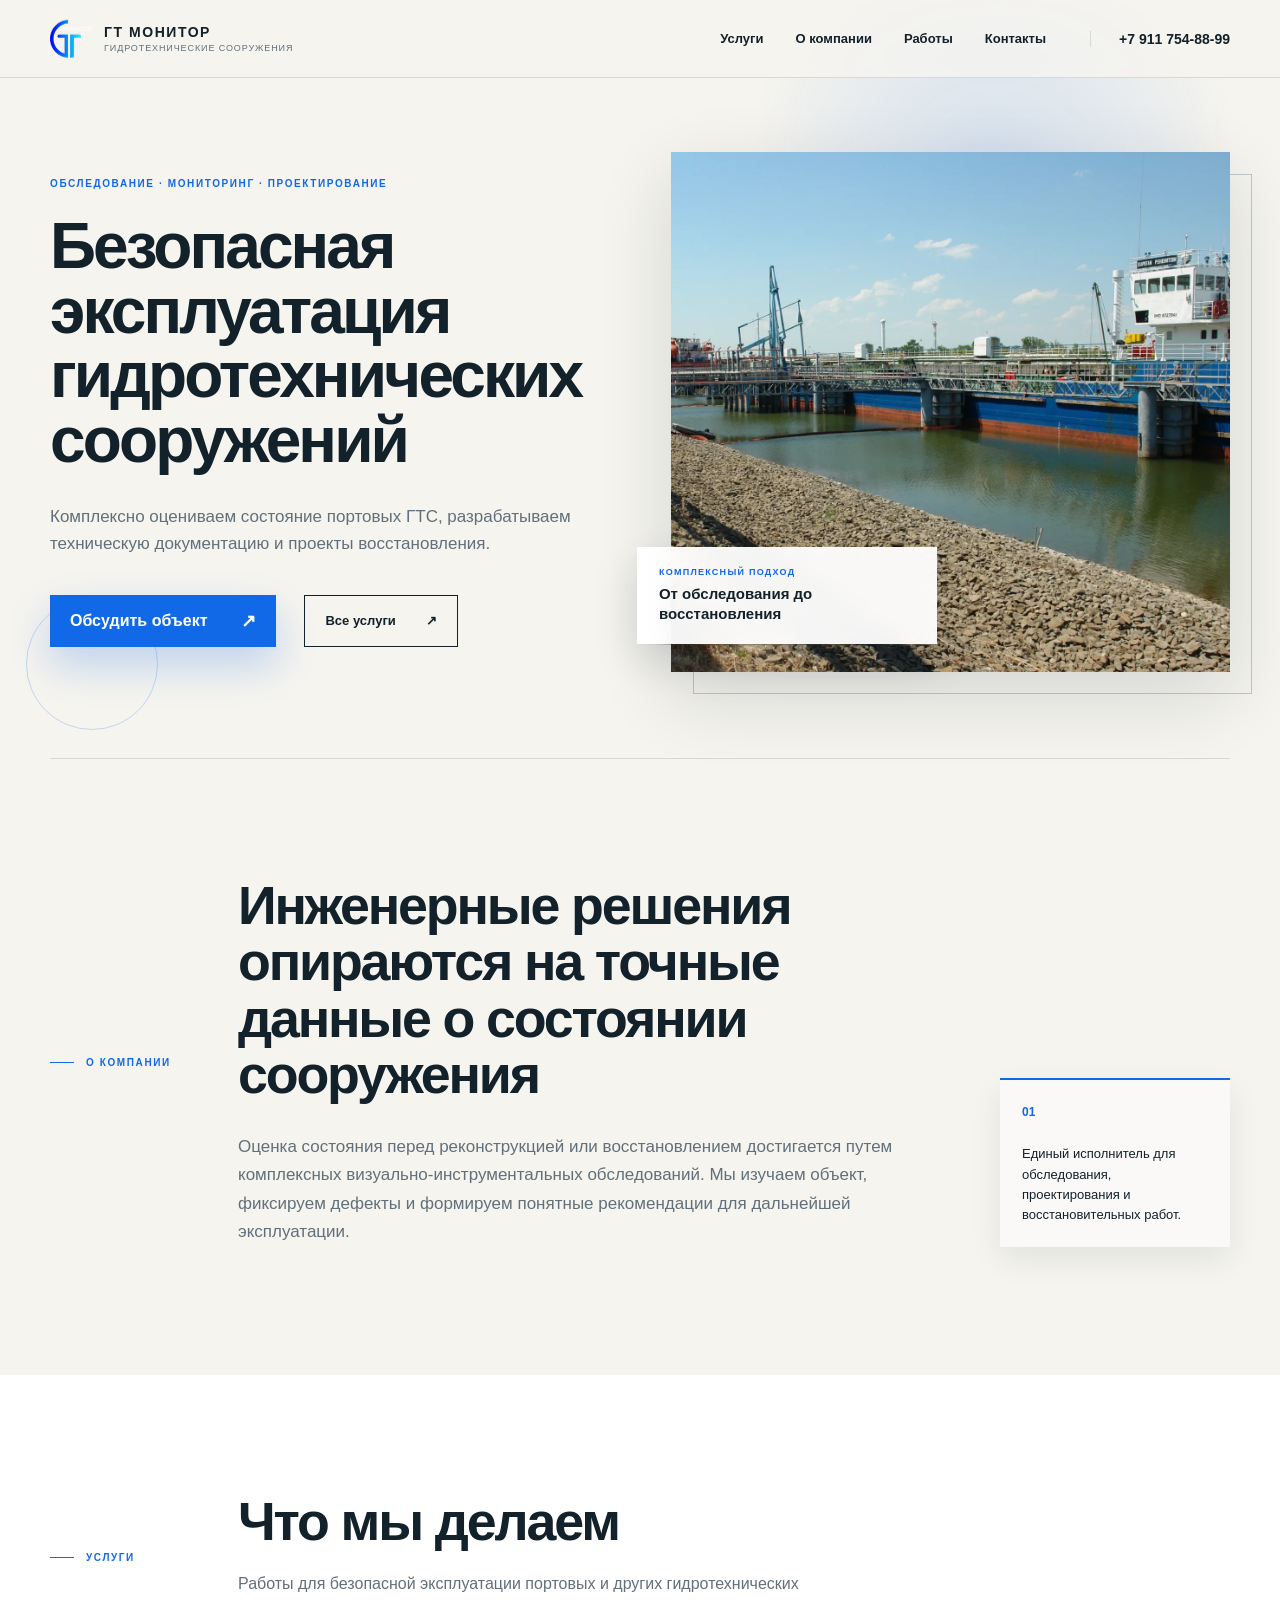
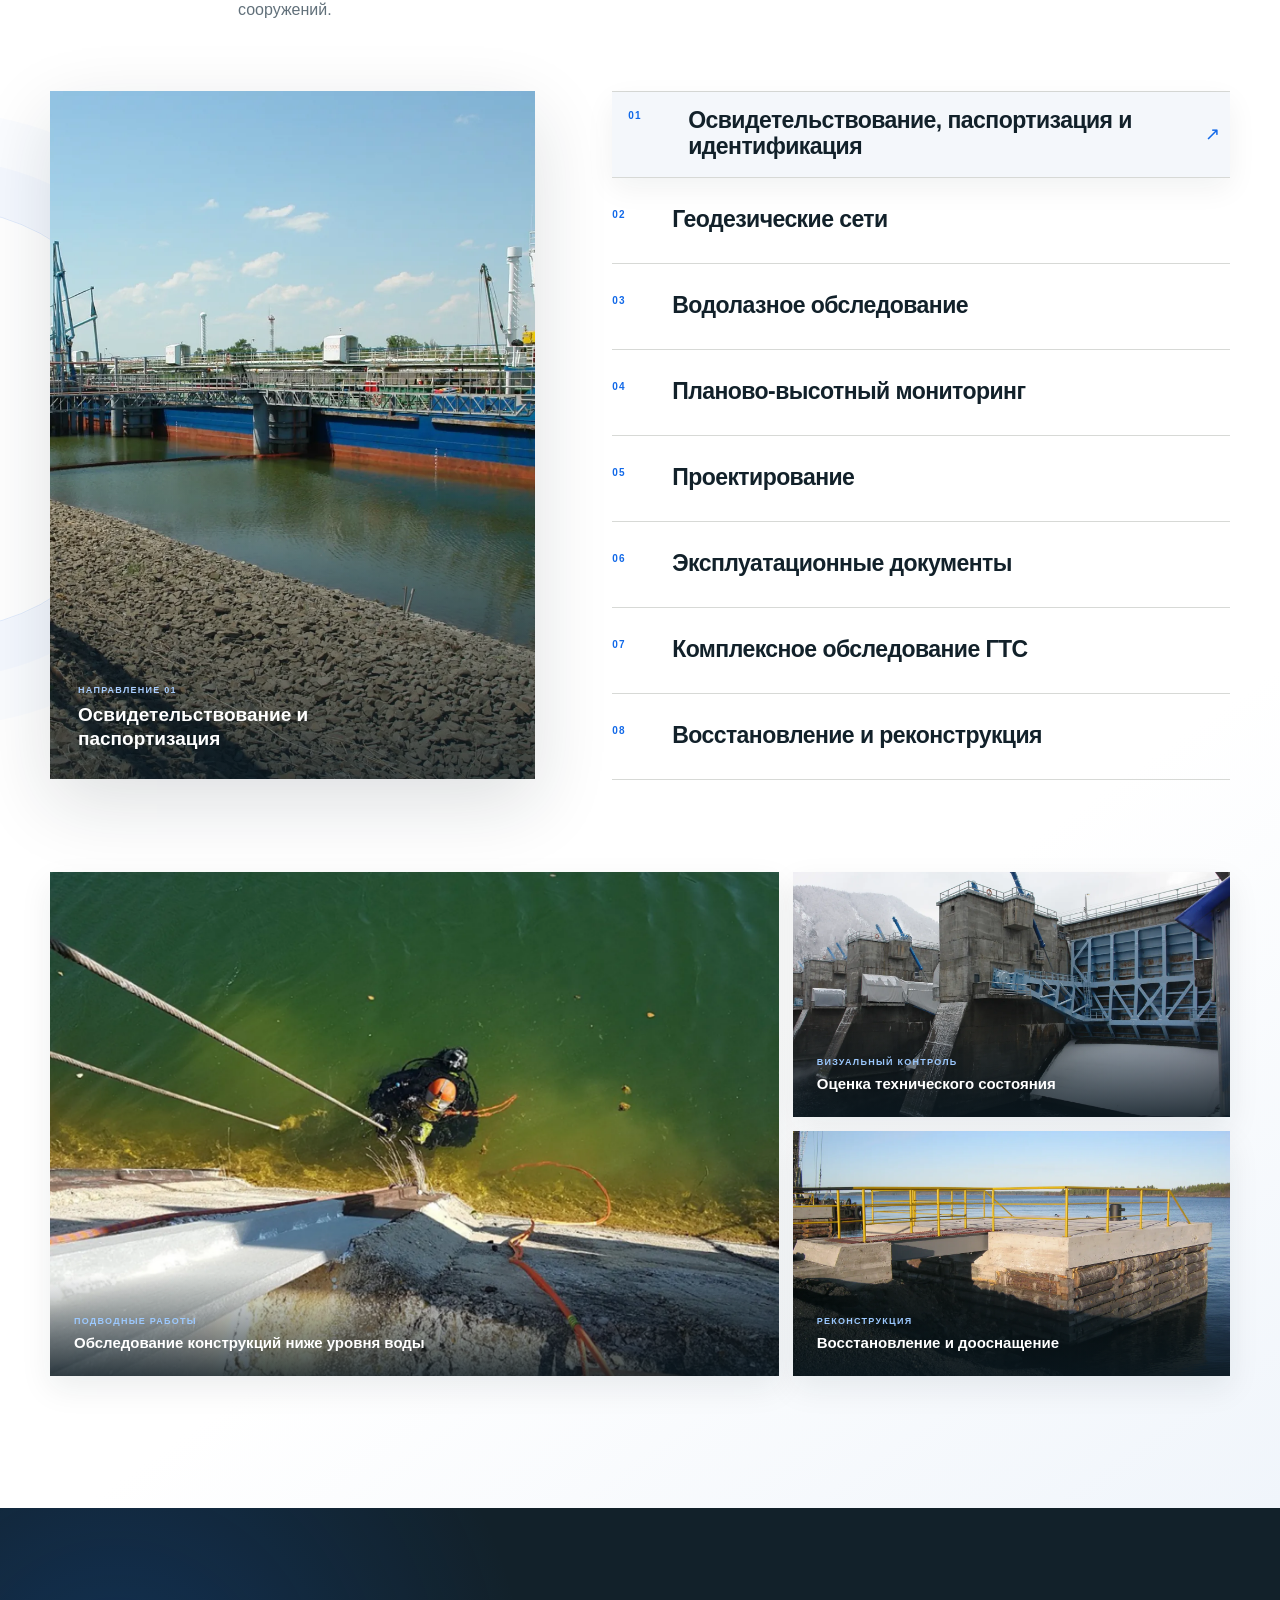
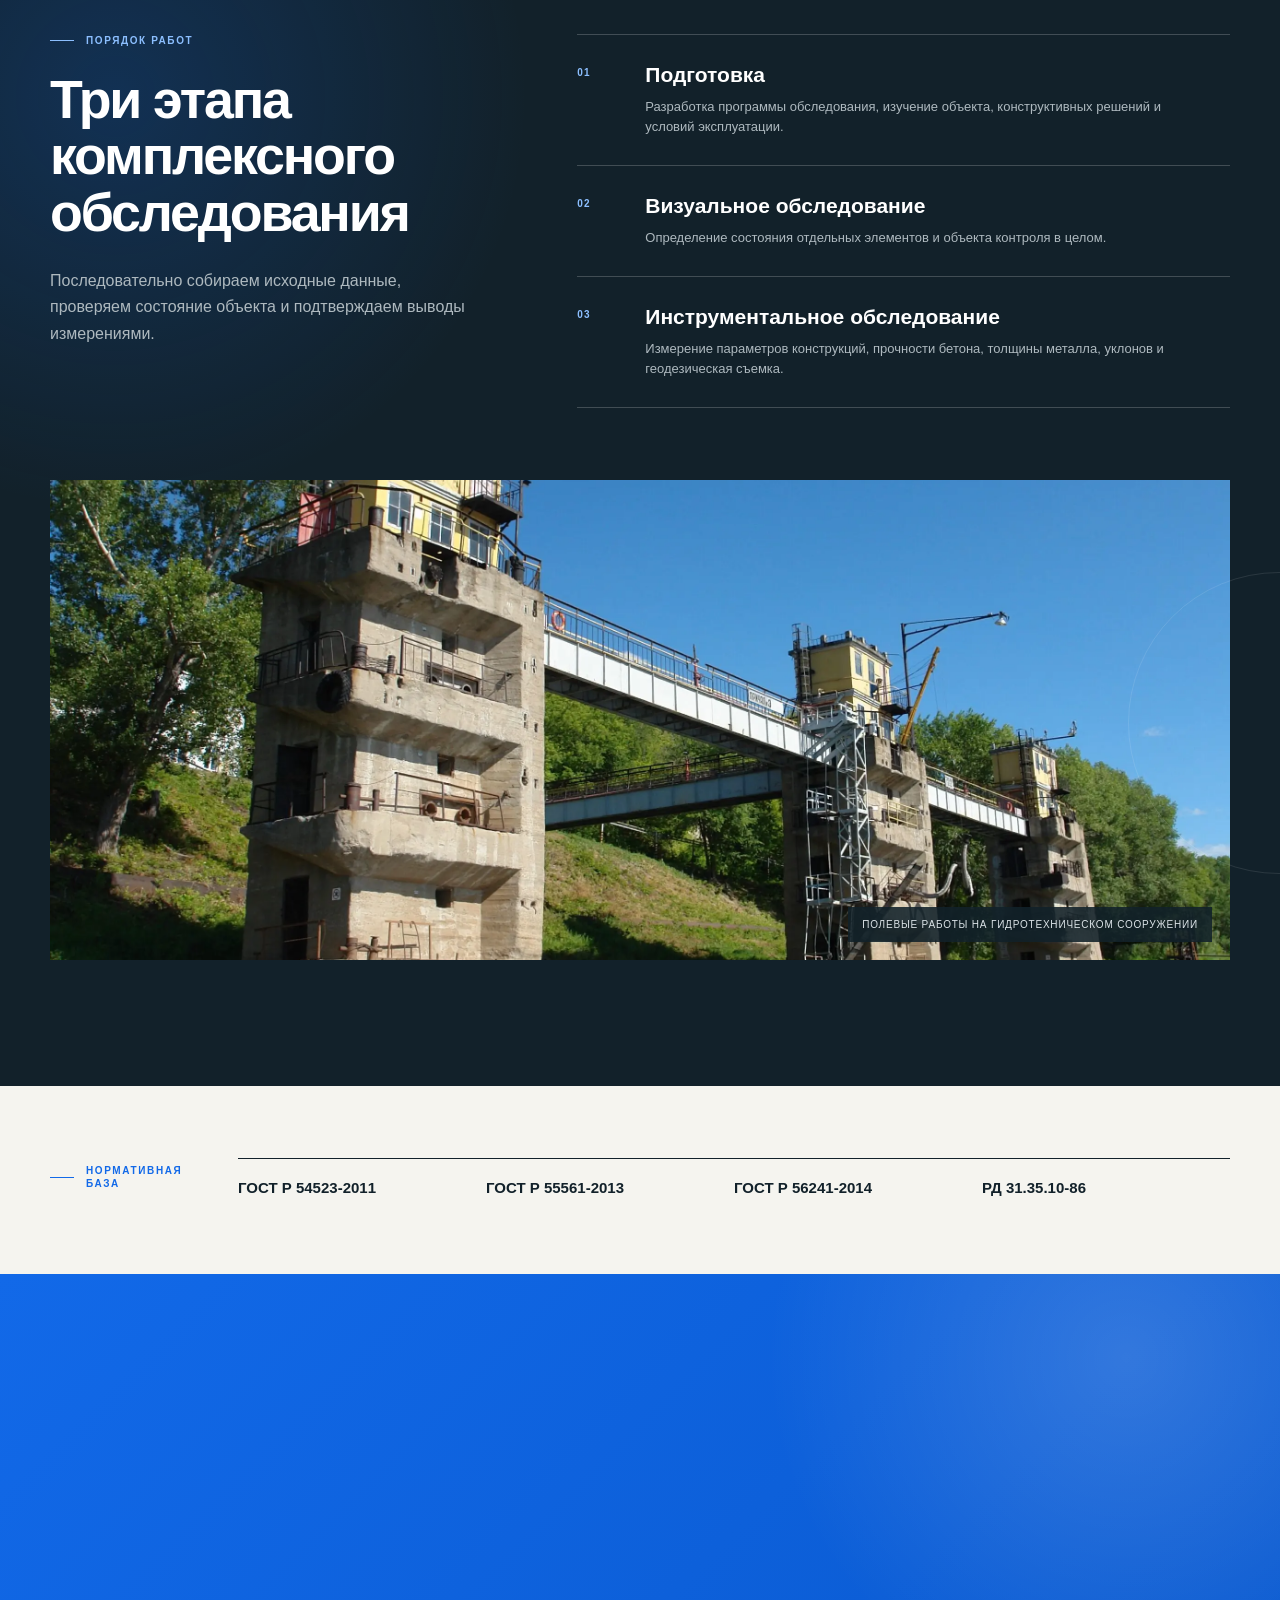
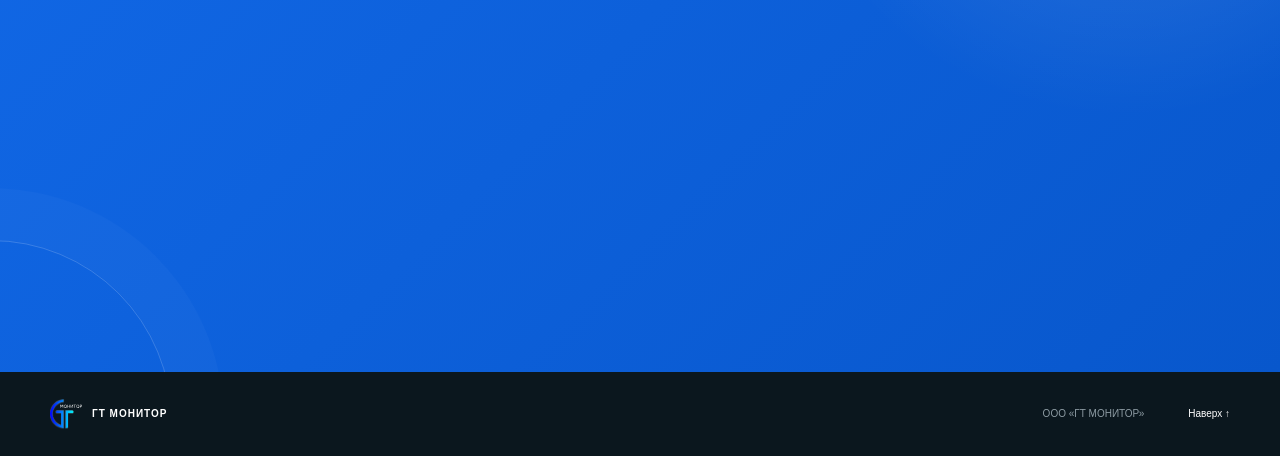
<file: index.html>
<!doctype html>
<html lang="ru">
<head>
  <meta charset="utf-8">
  <meta name="viewport" content="width=device-width, initial-scale=1">
  <meta name="robots" content="noindex, nofollow">
  <meta name="description" content="ГТ Монитор — обследование, мониторинг и проектирование гидротехнических сооружений.">
  <title>ГТ Монитор — гидротехнические сооружения</title>
  <link rel="icon" href="assets/logo.svg" type="image/svg+xml">
  <link rel="stylesheet" href="styles.css?v=20260814-3">
</head>
<body>
  <header class="site-header" id="top">
    <div class="header-inner">
      <a class="brand" href="#top" aria-label="ГТ Монитор — на главную">
        <img src="assets/logo.svg" alt="" width="46" height="46">
        <span><b>ГТ МОНИТОР</b><small>Гидротехнические сооружения</small></span>
      </a>
      <button class="menu-toggle" type="button" aria-label="Открыть меню" aria-expanded="false">
        <span></span><span></span>
      </button>
      <nav class="main-nav" aria-label="Основная навигация">
        <a href="services.html">Услуги</a>
        <a href="about.html">О компании</a>
        <a href="works.html">Работы</a>
        <a href="contacts.html">Контакты</a>
        <a class="nav-phone" href="tel:+79117548899">+7 911 754-88-99</a>
      </nav>
    </div>
  </header>

  <main>
    <section class="hero section-shell" aria-labelledby="hero-title">
      <div class="hero-copy reveal">
        <p class="eyebrow">Обследование · Мониторинг · Проектирование</p>
        <h1 id="hero-title">Безопасная эксплуатация гидротехнических сооружений</h1>
        <p class="hero-lead">Комплексно оцениваем состояние портовых ГТС, разрабатываем техническую документацию и проекты восстановления.</p>
        <div class="hero-actions">
          <a class="button button-primary" href="#contact">Обсудить объект <span>↗</span></a>
          <a class="text-link" href="services.html">Все услуги <span>↗</span></a>
        </div>
      </div>
      <figure class="hero-visual reveal">
        <img src="assets/optimized/service-inspection.webp" alt="Портовое гидротехническое сооружение">
        <figcaption>
          <span>Комплексный подход</span>
          <b>От обследования до восстановления</b>
        </figcaption>
      </figure>
    </section>

    <section class="intro section-shell" aria-labelledby="intro-title">
      <p class="section-label reveal">О компании</p>
      <div class="intro-copy reveal">
        <h2 id="intro-title">Инженерные решения опираются на точные данные о состоянии сооружения</h2>
        <p>Оценка состояния перед реконструкцией или восстановлением достигается путем комплексных визуально-инструментальных обследований. Мы изучаем объект, фиксируем дефекты и формируем понятные рекомендации для дальнейшей эксплуатации.</p>
      </div>
      <div class="intro-note reveal">
        <span>01</span>
        <p>Единый исполнитель для обследования, проектирования и восстановительных работ.</p>
      </div>
    </section>

    <section class="services" id="services" aria-labelledby="services-title">
      <div class="section-shell">
        <div class="section-heading reveal">
          <p class="section-label">Услуги</p>
          <div>
            <h2 id="services-title">Что мы делаем</h2>
            <p>Работы для безопасной эксплуатации портовых и других гидротехнических сооружений.</p>
          </div>
        </div>

        <div class="services-showcase">
          <figure class="service-preview reveal">
            <img src="assets/optimized/service-inspection.webp" alt="Обследование портового гидротехнического сооружения">
            <figcaption><span>Направление 01</span><b>Освидетельствование и паспортизация</b></figcaption>
          </figure>
          <div class="service-list">
          <a class="service-row reveal is-active" href="documents.html#passport" data-image="assets/optimized/service-inspection.webp" data-label="Освидетельствование и паспортизация">
            <span class="service-number">01</span>
            <h3>Освидетельствование, паспортизация и идентификация</h3>
            <p>Предпроектное обследование причалов, разработка паспортов и протоколов идентификации.</p>
          </a>
          <a class="service-row reveal" href="design.html#geodesy" data-image="assets/service-geodesy-photo.png" data-label="Геодезические сети">
            <span class="service-number">02</span>
            <h3>Геодезические сети</h3>
            <p>Разработка проектов и устройство геодезических сетей на причалах.</p>
          </a>
          <a class="service-row reveal" href="survey.html#diving" data-image="assets/optimized/service-diving.webp" data-label="Водолазное обследование">
            <span class="service-number">03</span>
            <h3>Водолазное обследование</h3>
            <p>Подводные технические работы, фото- и видеофиксация дефектов.</p>
          </a>
          <a class="service-row reveal" href="survey.html#monitoring" data-image="assets/service-monitoring.webp" data-label="Планово-высотный мониторинг">
            <span class="service-number">04</span>
            <h3>Планово-высотный мониторинг</h3>
            <p>Технические осмотры, геодезические наблюдения и измерительный контроль.</p>
          </a>
          <a class="service-row reveal" href="design.html#engineering" data-image="assets/optimized/service-engineering.webp" data-label="Проектирование">
            <span class="service-number">05</span>
            <h3>Проектирование</h3>
            <p>Проекты реконструкции, ремонта и восстановления гидротехнических сооружений.</p>
          </a>
          <a class="service-row reveal" href="documents.html#operations" data-image="assets/optimized/service-docs.webp" data-label="Эксплуатационные документы">
            <span class="service-number">06</span>
            <h3>Эксплуатационные документы</h3>
            <p>Разработка и ведение технической документации по сооружению.</p>
          </a>
          <a class="service-row reveal" href="survey.html#complex" data-image="assets/optimized/service-survey.webp" data-label="Комплексное обследование ГТС">
            <span class="service-number">07</span>
            <h3>Комплексное обследование ГТС</h3>
            <p>Определение физического износа конструктивных элементов и сооружения в целом.</p>
          </a>
          <a class="service-row reveal" href="design.html#recovery" data-image="assets/optimized/service-recovery.webp" data-label="Восстановление и реконструкция">
            <span class="service-number">08</span>
            <h3>Восстановление и реконструкция</h3>
            <p>Реконструкция, восстановление и дооснащение портовых ГТС.</p>
          </a>
          </div>
        </div>

        <div class="work-gallery" aria-label="Примеры работ">
          <figure class="gallery-large reveal">
            <a href="survey.html#diving" aria-label="Подробнее о водолазном обследовании">
              <img src="assets/optimized/service-diving.webp" alt="Водолазное обследование сооружения" loading="lazy">
              <figcaption><span>Подводные работы</span><b>Обследование конструкций ниже уровня воды</b></figcaption>
            </a>
          </figure>
          <figure class="reveal">
            <a href="survey.html#complex" aria-label="Подробнее о комплексном обследовании">
              <img src="assets/optimized/service-survey.webp" alt="Гидротехническое сооружение" loading="lazy">
              <figcaption><span>Визуальный контроль</span><b>Оценка технического состояния</b></figcaption>
            </a>
          </figure>
          <figure class="reveal">
            <a href="design.html#recovery" aria-label="Подробнее о восстановлении и реконструкции">
              <img src="assets/optimized/service-recovery.webp" alt="Реконструкция гидротехнического сооружения" loading="lazy">
              <figcaption><span>Реконструкция</span><b>Восстановление и дооснащение</b></figcaption>
            </a>
          </figure>
        </div>
      </div>
    </section>

    <section class="process" id="process" aria-labelledby="process-title">
      <div class="process-inner section-shell">
        <div class="process-copy reveal">
          <p class="section-label">Порядок работ</p>
          <h2 id="process-title">Три этапа комплексного обследования</h2>
          <p>Последовательно собираем исходные данные, проверяем состояние объекта и подтверждаем выводы измерениями.</p>
        </div>
        <ol class="process-list">
          <li class="reveal">
            <span>01</span>
            <div><h3>Подготовка</h3><p>Разработка программы обследования, изучение объекта, конструктивных решений и условий эксплуатации.</p></div>
          </li>
          <li class="reveal">
            <span>02</span>
            <div><h3>Визуальное обследование</h3><p>Определение состояния отдельных элементов и объекта контроля в целом.</p></div>
          </li>
          <li class="reveal">
            <span>03</span>
            <div><h3>Инструментальное обследование</h3><p>Измерение параметров конструкций, прочности бетона, толщины металла, уклонов и геодезическая съемка.</p></div>
          </li>
        </ol>
        <figure class="process-photo reveal">
          <img src="assets/process-field-4.webp" alt="Осмотр гидротехнического сооружения" loading="lazy">
          <figcaption>Полевые работы на гидротехническом сооружении</figcaption>
        </figure>
      </div>
    </section>

    <section class="standards section-shell" aria-label="Нормативные документы">
      <p class="section-label reveal">Нормативная база</p>
      <div class="standards-list reveal">
        <span>ГОСТ Р 54523-2011</span>
        <span>ГОСТ Р 55561-2013</span>
        <span>ГОСТ Р 56241-2014</span>
        <span>РД 31.35.10-86</span>
      </div>
    </section>

    <section class="contact" id="contact" aria-labelledby="contact-title">
      <div class="contact-inner section-shell">
        <div class="contact-copy reveal">
          <p class="section-label">Связаться</p>
          <h2 id="contact-title">Расскажите о вашем объекте</h2>
          <p>Оставьте заявку на коммерческое предложение или свяжитесь удобным способом.</p>
          <div class="contact-links">
            <a href="tel:+79117548899"><small>Телефон</small><span>+7 (911) 754-88-99</span></a>
            <a href="mailto:info@gtmonitor.ru"><small>Почта</small><span>info@gtmonitor.ru</span></a>
            <a href="https://t.me/smirnovr82"><small>Telegram</small><span>@smirnovr82</span></a>
          </div>
        </div>
        <form class="contact-form reveal" id="demo-form">
          <label>Как к вам обращаться<input name="name" autocomplete="name" placeholder="Имя" required></label>
          <label>Телефон или почта<input name="contact" autocomplete="tel" placeholder="+7 900 000-00-00" required></label>
          <label>Коротко о задаче<textarea name="message" rows="3" placeholder="Тип сооружения и необходимые работы"></textarea></label>
          <button class="button button-dark" type="submit">Отправить заявку <span>↗</span></button>
          <p class="form-note">Демонстрационная форма — данные никуда не отправляются.</p>
          <p class="form-status" role="status" aria-live="polite"></p>
        </form>
      </div>
    </section>
  </main>

  <footer class="site-footer">
    <div class="footer-inner section-shell">
      <div class="footer-brand"><img src="assets/logo.svg" alt="" width="38" height="38"><b>ГТ МОНИТОР</b></div>
      <p>ООО «ГТ МОНИТОР»</p>
          <a href="#top">Наверх ↑</a>
    </div>
  </footer>

  <script src="script.js"></script>
</body>
</html>
</file>
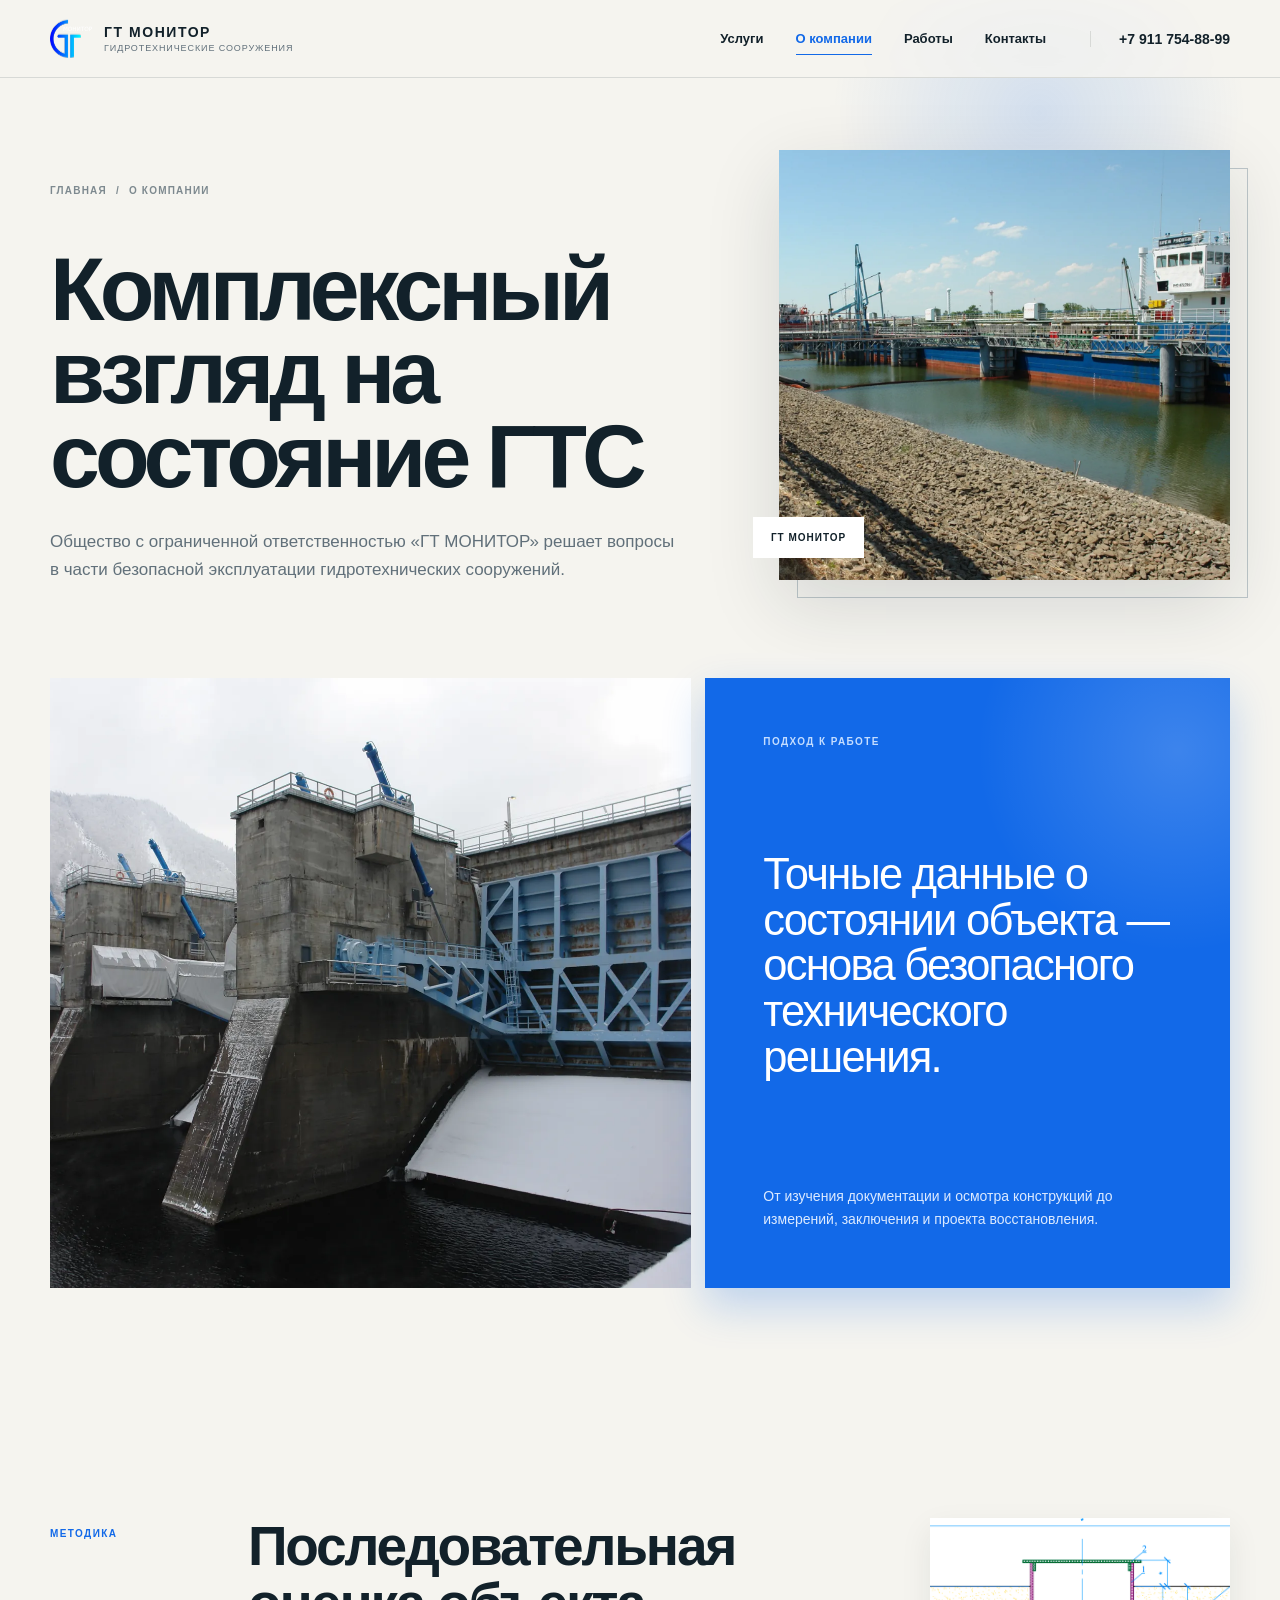
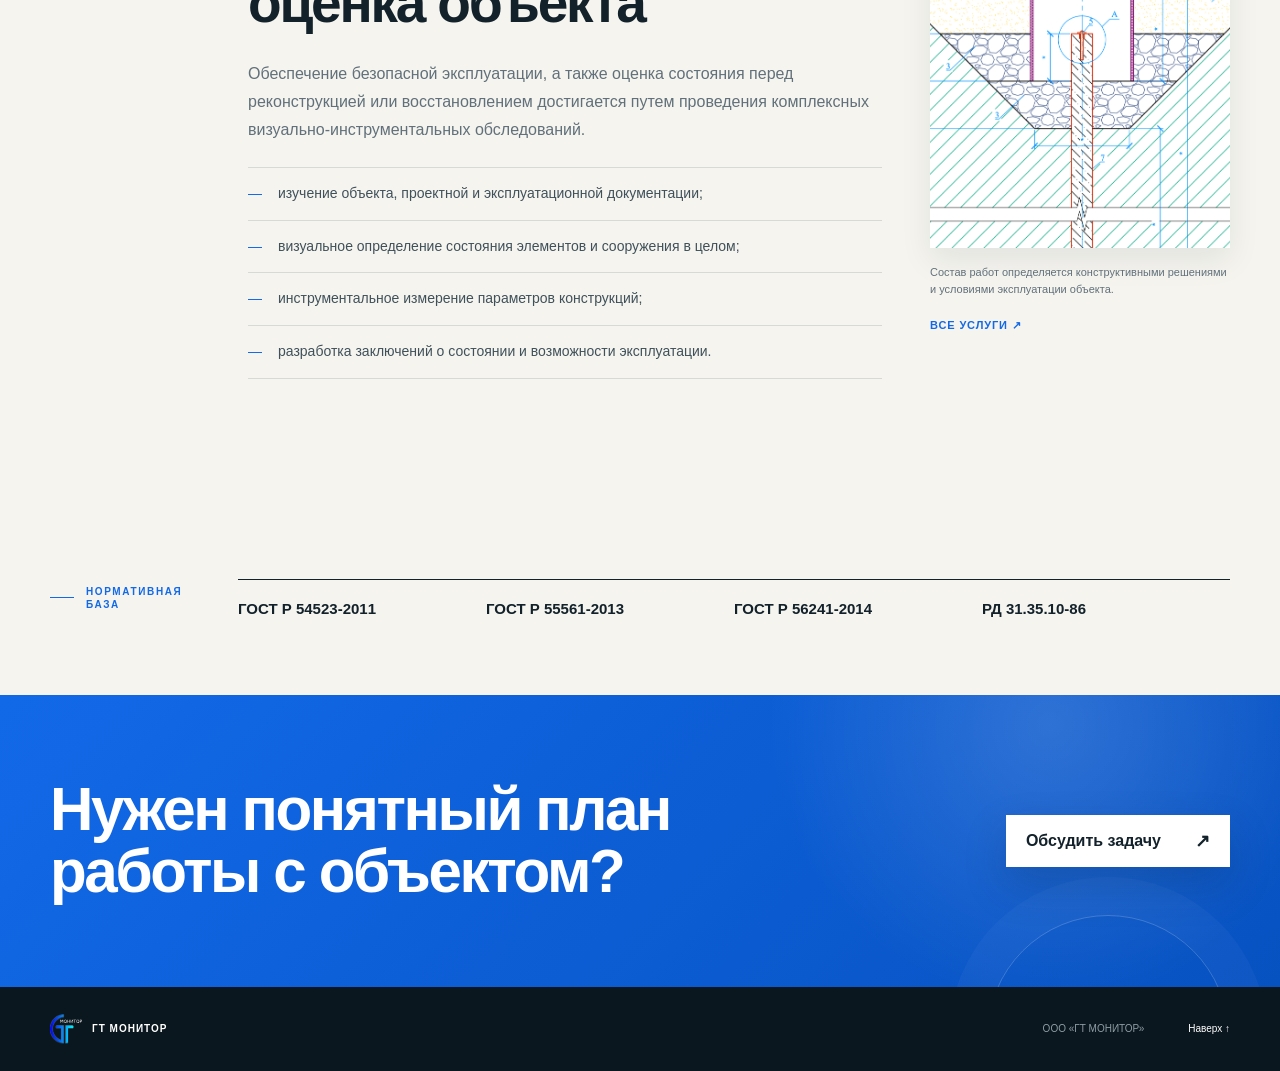
<file: about.html>
<!doctype html>
<html lang="ru"><head>
  <meta charset="utf-8"><meta name="viewport" content="width=device-width, initial-scale=1"><meta name="robots" content="noindex, nofollow">
  <meta name="description" content="ГТ Монитор — комплексный подход к безопасной эксплуатации гидротехнических сооружений."><title>О компании — ГТ Монитор</title>
  <link rel="icon" href="assets/logo.svg" type="image/svg+xml"><link rel="stylesheet" href="styles.css?v=20260814-3">
</head><body>
  <header class="site-header" id="top"><div class="header-inner"><a class="brand" href="index.html"><img src="assets/logo.svg" alt=""><span><b>ГТ МОНИТОР</b><small>Гидротехнические сооружения</small></span></a><button class="menu-toggle" type="button" aria-label="Открыть меню" aria-expanded="false"><span></span><span></span></button><nav class="main-nav"><a href="services.html">Услуги</a><a href="about.html" aria-current="page">О компании</a><a href="works.html">Работы</a><a href="contacts.html">Контакты</a><a class="nav-phone" href="tel:+79117548899">+7 911 754-88-99</a></nav></div></header>
  <main>
    <section class="page-hero section-shell"><div class="page-hero-copy reveal"><p class="breadcrumb"><a href="index.html">Главная</a><span>/</span><span>О компании</span></p><h1>Комплексный взгляд на состояние ГТС</h1><p>Общество с ограниченной ответственностью «ГТ МОНИТОР» решает вопросы в части безопасной эксплуатации гидротехнических сооружений.</p></div><figure class="page-hero-visual reveal"><img src="assets/optimized/service-inspection.webp" alt="Портовое гидротехническое сооружение"><figcaption>ГТ Монитор</figcaption></figure></section>
    <section class="about-feature section-shell"><img class="reveal" src="assets/optimized/service-survey.webp" alt="Гидротехническое сооружение"><div class="about-panel reveal"><span>Подход к работе</span><blockquote>Точные данные о состоянии объекта — основа безопасного технического решения.</blockquote><p>От изучения документации и осмотра конструкций до измерений, заключения и проекта восстановления.</p></div></section>
    <section class="detail-section"><div class="detail-grid"><p class="detail-index reveal">Методика</p><div class="rich-copy reveal"><h2>Последовательная оценка объекта</h2><p>Обеспечение безопасной эксплуатации, а также оценка состояния перед реконструкцией или восстановлением достигается путем проведения комплексных визуально-инструментальных обследований.</p><ul><li>изучение объекта, проектной и эксплуатационной документации;</li><li>визуальное определение состояния элементов и сооружения в целом;</li><li>инструментальное измерение параметров конструкций;</li><li>разработка заключений о состоянии и возможности эксплуатации.</li></ul></div><aside class="detail-aside reveal"><img src="assets/service-geodesy.webp" alt="Схема обследования ГТС"><p>Состав работ определяется конструктивными решениями и условиями эксплуатации объекта.</p><a class="detail-next" href="services.html">Все услуги ↗</a></aside></div></section>
    <section class="standards section-shell"><p class="section-label reveal">Нормативная база</p><div class="standards-list reveal"><span>ГОСТ Р 54523-2011</span><span>ГОСТ Р 55561-2013</span><span>ГОСТ Р 56241-2014</span><span>РД 31.35.10-86</span></div></section>
    <section class="cta-band"><div class="cta-band-inner section-shell reveal"><h2>Нужен понятный план работы с объектом?</h2><a class="button" href="contacts.html">Обсудить задачу <span>↗</span></a></div></section>
  </main>
  <footer class="site-footer"><div class="footer-inner section-shell"><div class="footer-brand"><img src="assets/logo.svg" alt=""><b>ГТ МОНИТОР</b></div><p>ООО «ГТ МОНИТОР»</p><a href="#top">Наверх ↑</a></div></footer><script src="script.js"></script>
</body></html>
</file>
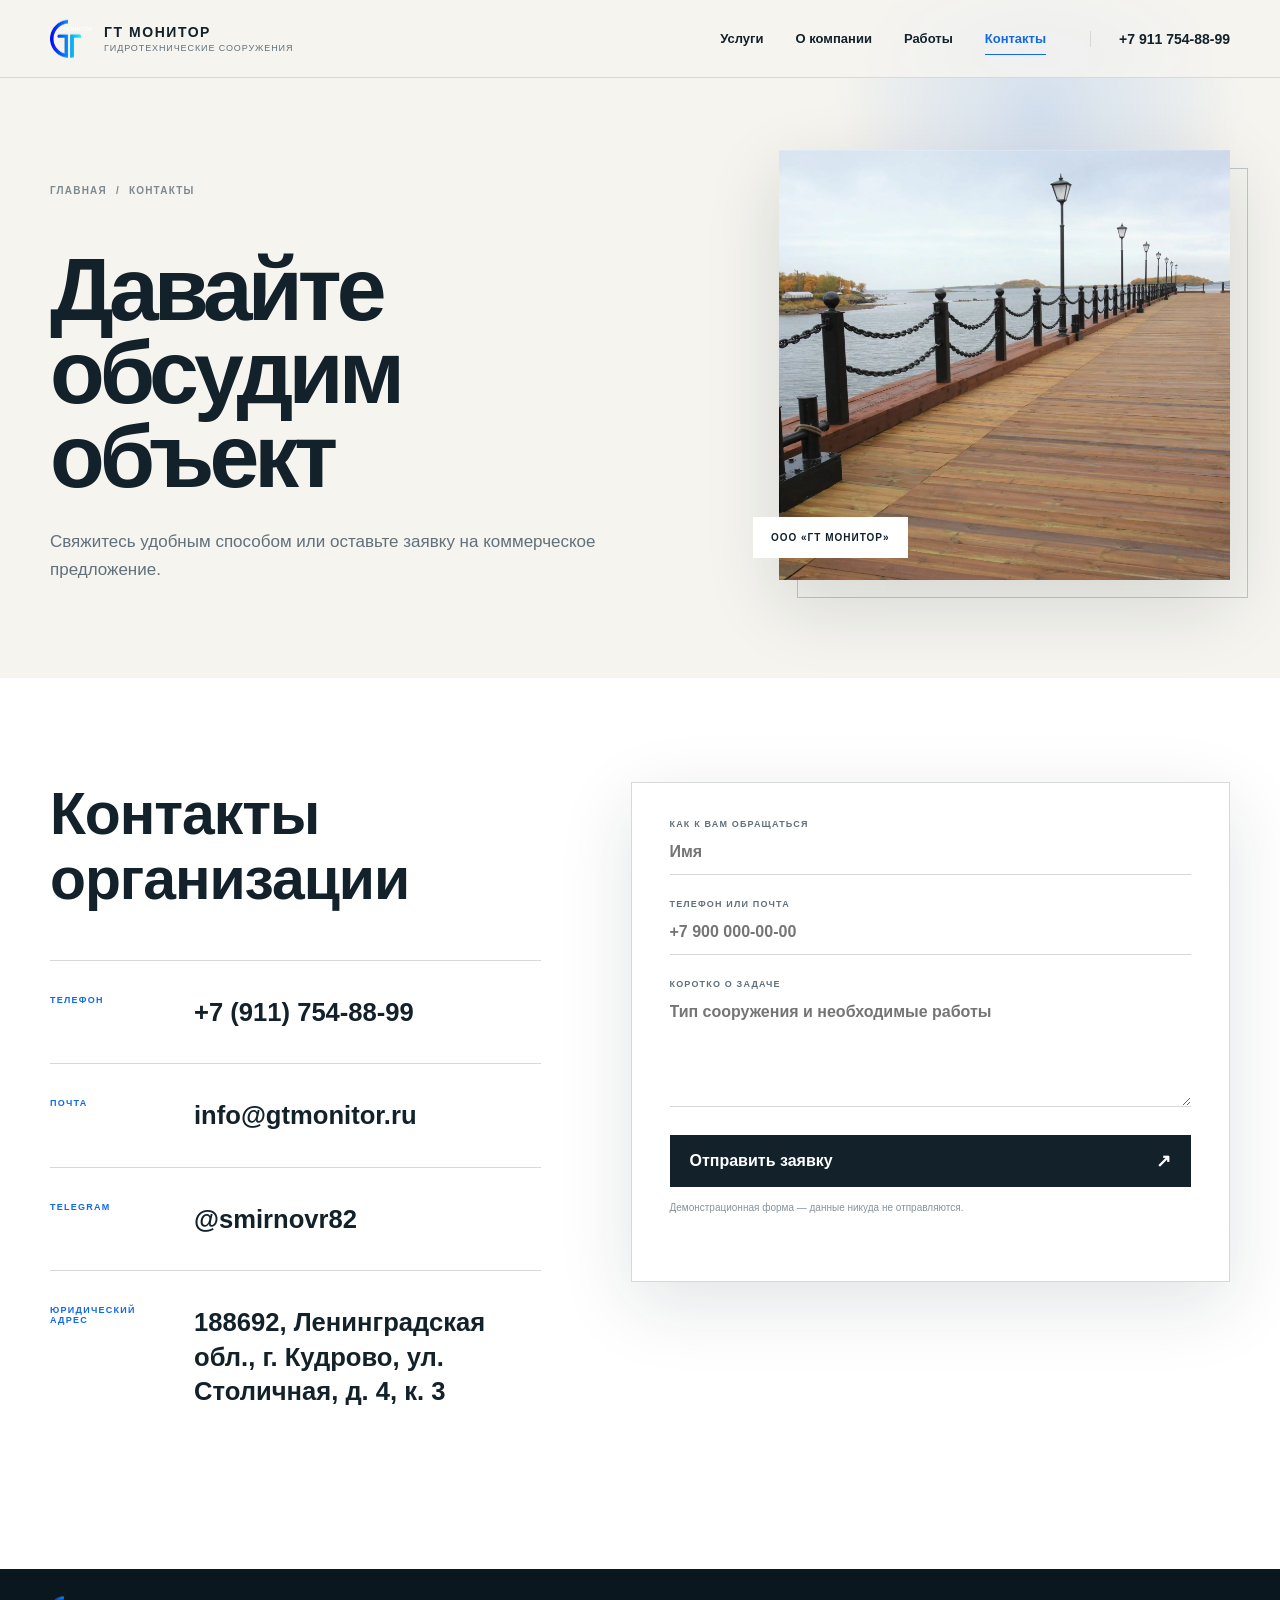
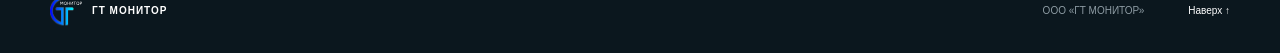
<file: contacts.html>
<!doctype html>
<html lang="ru"><head>
  <meta charset="utf-8"><meta name="viewport" content="width=device-width, initial-scale=1"><meta name="robots" content="noindex, nofollow">
  <meta name="description" content="Контакты ООО ГТ Монитор."><title>Контакты — ГТ Монитор</title>
  <link rel="icon" href="assets/logo.svg" type="image/svg+xml"><link rel="stylesheet" href="styles.css?v=20260814-3">
</head><body>
  <header class="site-header" id="top"><div class="header-inner"><a class="brand" href="index.html"><img src="assets/logo.svg" alt=""><span><b>ГТ МОНИТОР</b><small>Гидротехнические сооружения</small></span></a><button class="menu-toggle" type="button" aria-label="Открыть меню" aria-expanded="false"><span></span><span></span></button><nav class="main-nav"><a href="services.html">Услуги</a><a href="about.html">О компании</a><a href="works.html">Работы</a><a href="contacts.html" aria-current="page">Контакты</a><a class="nav-phone" href="tel:+79117548899">+7 911 754-88-99</a></nav></div></header>
  <main>
    <section class="page-hero section-shell"><div class="page-hero-copy reveal"><p class="breadcrumb"><a href="index.html">Главная</a><span>/</span><span>Контакты</span></p><h1>Давайте обсудим объект</h1><p>Свяжитесь удобным способом или оставьте заявку на коммерческое предложение.</p></div><figure class="page-hero-visual reveal"><img src="assets/process-field-2.webp" alt="Гидротехническое сооружение"><figcaption>ООО «ГТ МОНИТОР»</figcaption></figure></section>
    <section class="contact-page"><div class="contact-page-grid section-shell">
      <div class="reveal"><h2 class="contact-page-title">Контакты организации</h2><div class="contact-card"><small>Телефон</small><a href="tel:+79117548899">+7 (911) 754-88-99</a></div><div class="contact-card"><small>Почта</small><a href="mailto:info@gtmonitor.ru">info@gtmonitor.ru</a></div><div class="contact-card"><small>Telegram</small><a href="https://t.me/smirnovr82">@smirnovr82</a></div><div class="contact-card"><small>Юридический адрес</small><address>188692, Ленинградская обл., г. Кудрово, ул. Столичная, д. 4, к. 3</address></div></div>
      <form class="contact-form reveal" id="demo-form"><label>Как к вам обращаться<input name="name" autocomplete="name" placeholder="Имя" required></label><label>Телефон или почта<input name="contact" autocomplete="tel" placeholder="+7 900 000-00-00" required></label><label>Коротко о задаче<textarea name="message" rows="5" placeholder="Тип сооружения и необходимые работы"></textarea></label><button class="button button-dark" type="submit">Отправить заявку <span>↗</span></button><p class="form-note">Демонстрационная форма — данные никуда не отправляются.</p><p class="form-status" role="status" aria-live="polite"></p></form>
    </div></section>
  </main>
  <footer class="site-footer"><div class="footer-inner section-shell"><div class="footer-brand"><img src="assets/logo.svg" alt=""><b>ГТ МОНИТОР</b></div><p>ООО «ГТ МОНИТОР»</p><a href="#top">Наверх ↑</a></div></footer><script src="script.js"></script>
</body></html>
</file>
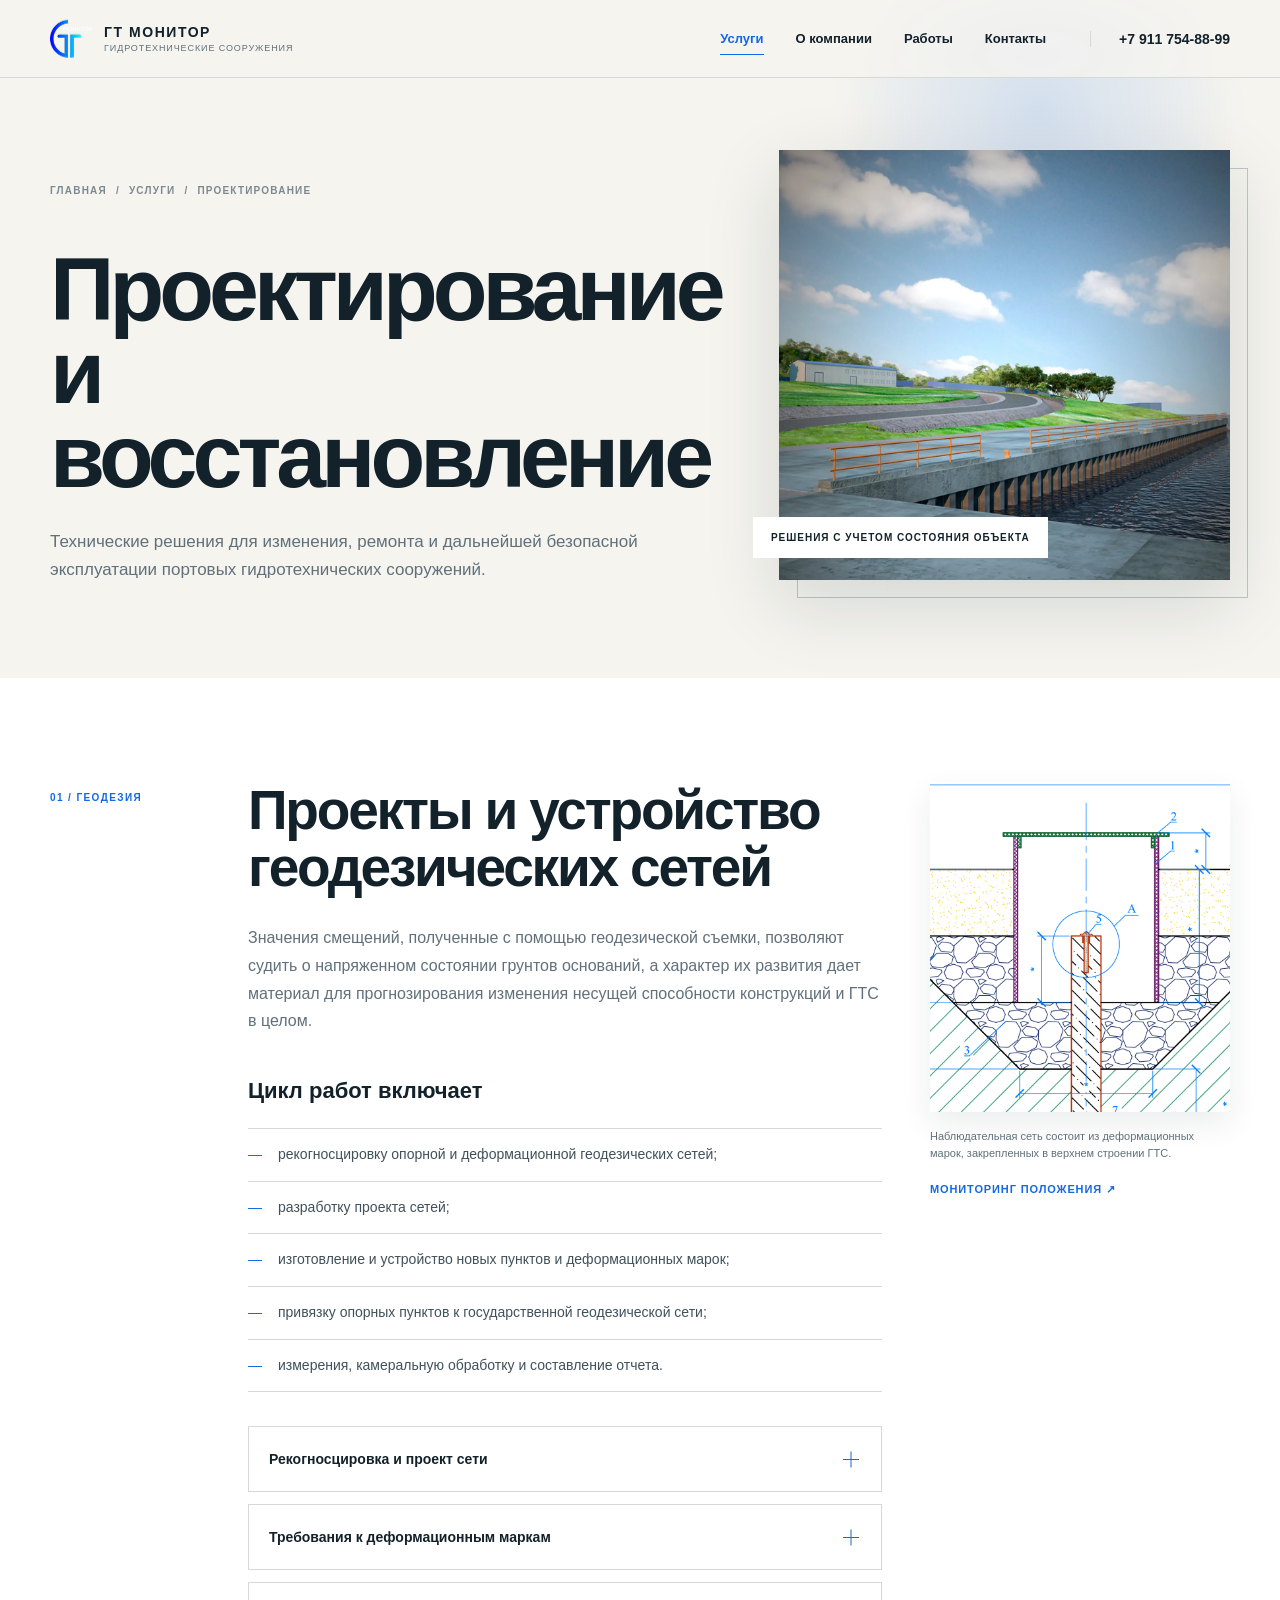
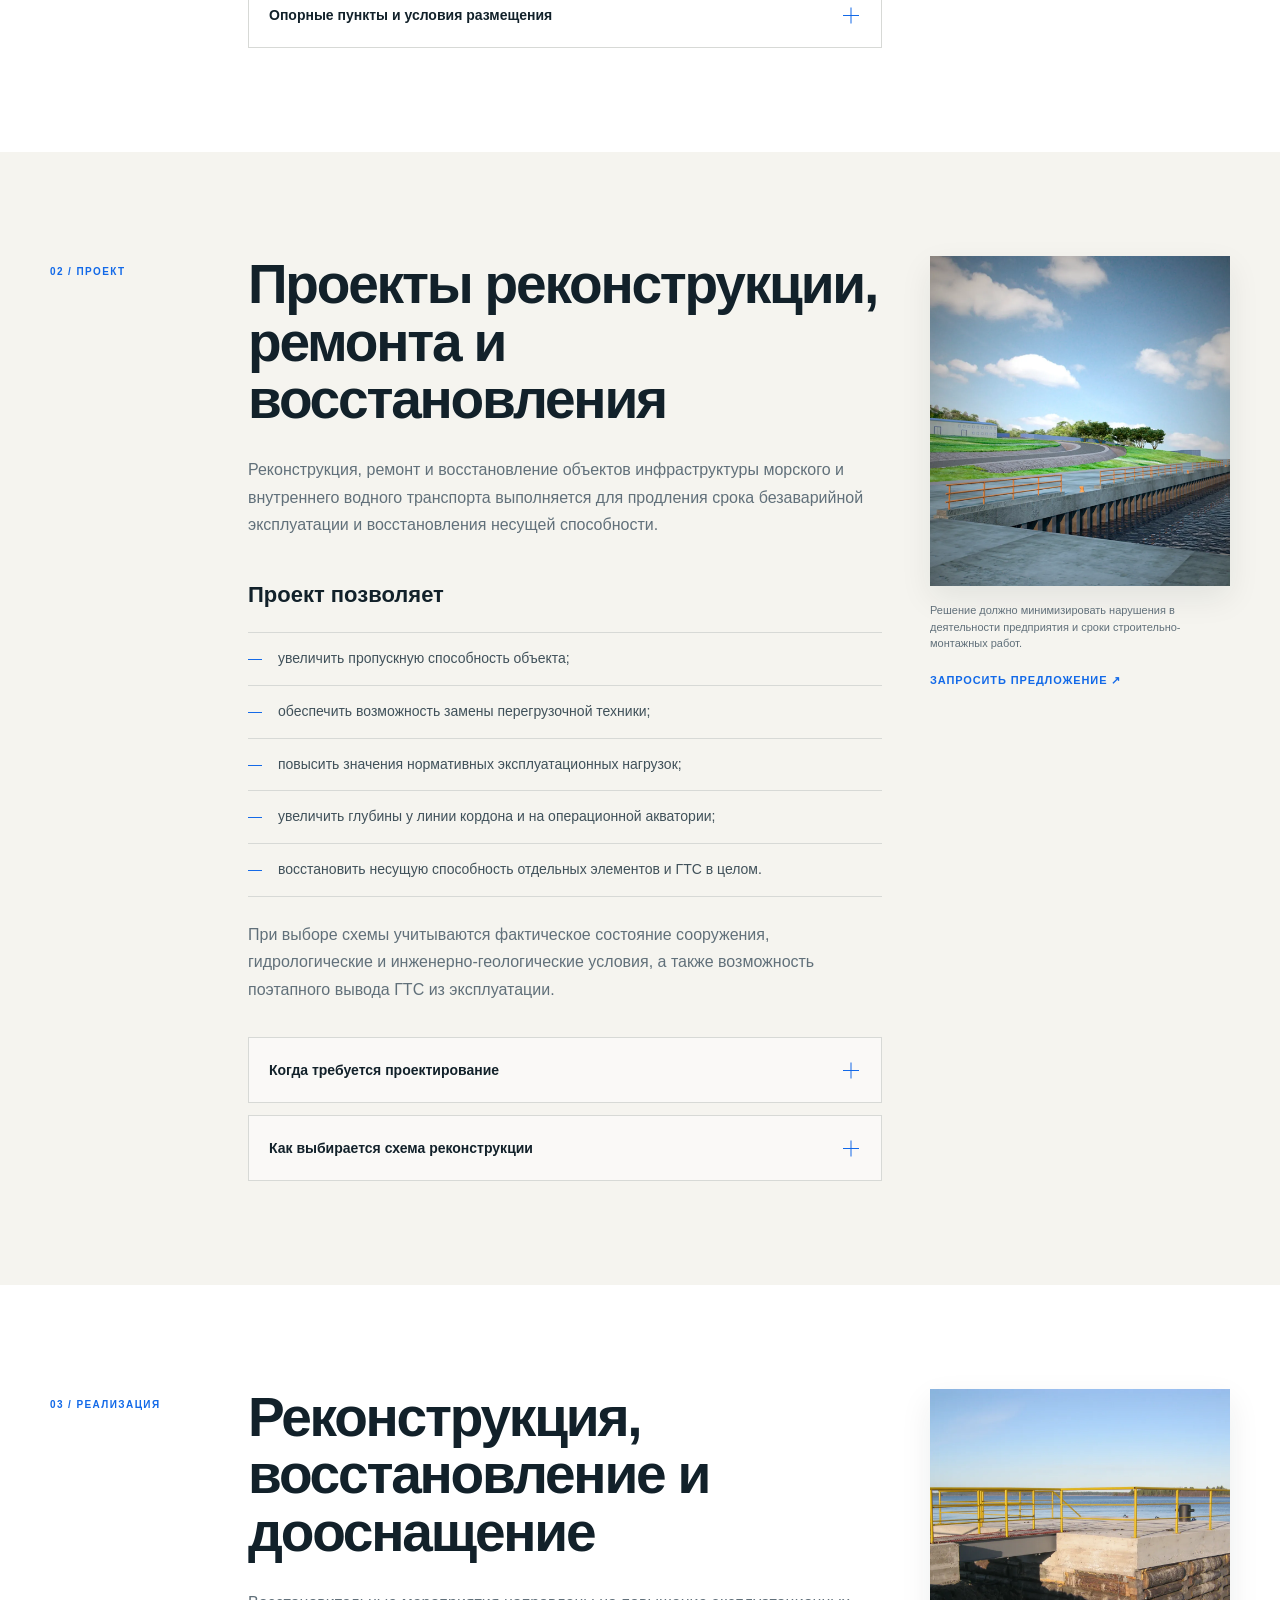
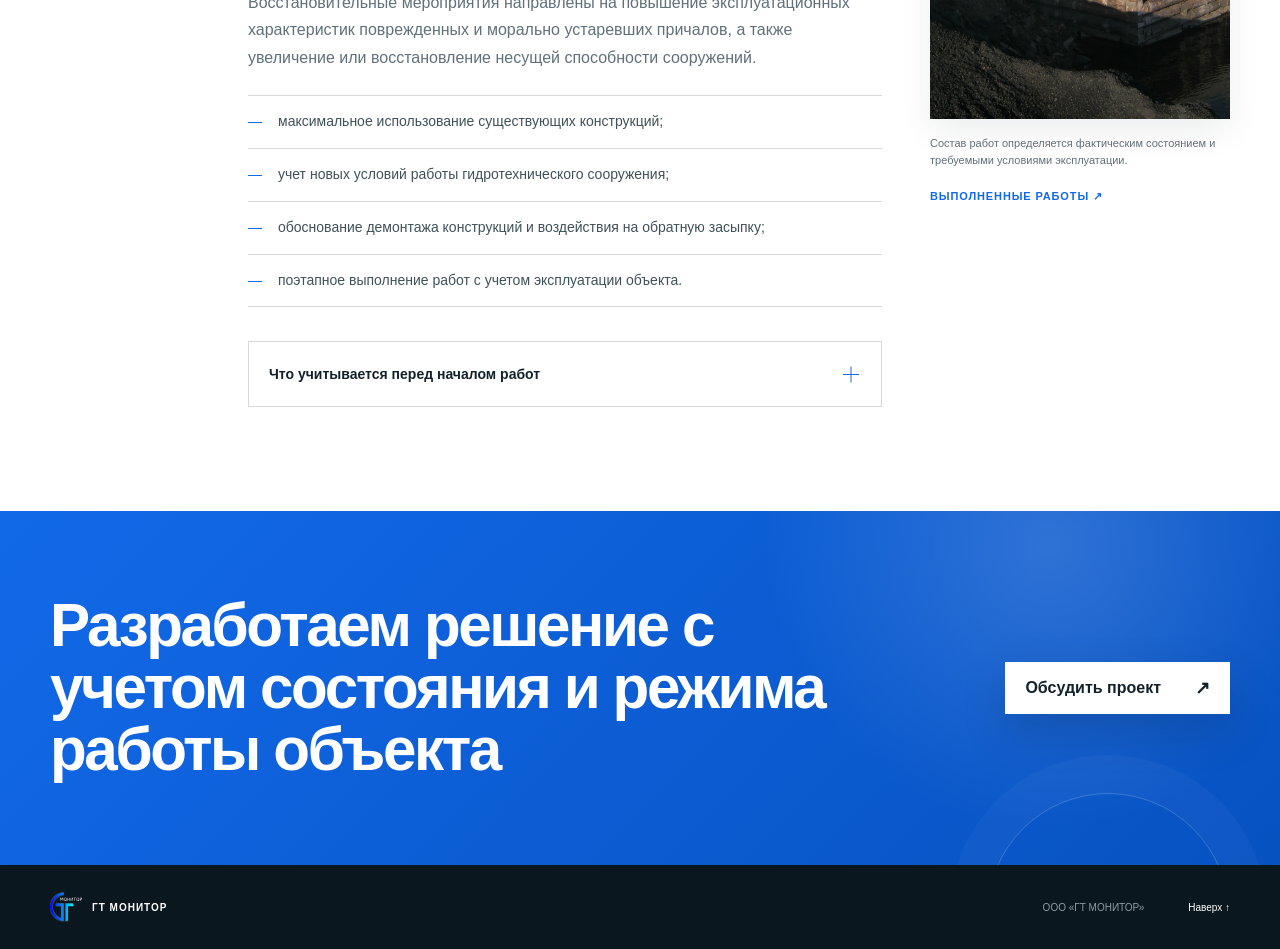
<file: design.html>
<!doctype html>
<html lang="ru"><head>
  <meta charset="utf-8"><meta name="viewport" content="width=device-width, initial-scale=1"><meta name="robots" content="noindex, nofollow">
  <meta name="description" content="Геодезические сети, проектирование реконструкции и восстановление гидротехнических сооружений."><title>Проектирование ГТС — ГТ Монитор</title>
  <link rel="icon" href="assets/logo.svg" type="image/svg+xml"><link rel="stylesheet" href="styles.css?v=20260814-3">
</head><body>
  <header class="site-header" id="top"><div class="header-inner">
    <a class="brand" href="index.html"><img src="assets/logo.svg" alt=""><span><b>ГТ МОНИТОР</b><small>Гидротехнические сооружения</small></span></a><button class="menu-toggle" type="button" aria-label="Открыть меню" aria-expanded="false"><span></span><span></span></button>
    <nav class="main-nav" aria-label="Основная навигация"><a href="services.html" aria-current="page">Услуги</a><a href="about.html">О компании</a><a href="works.html">Работы</a><a href="contacts.html">Контакты</a><a class="nav-phone" href="tel:+79117548899">+7 911 754-88-99</a></nav>
  </div></header>
  <main>
    <section class="page-hero section-shell">
      <div class="page-hero-copy reveal"><p class="breadcrumb"><a href="index.html">Главная</a><span>/</span><a href="services.html">Услуги</a><span>/</span><span>Проектирование</span></p><h1>Проектирование и восстановление</h1><p>Технические решения для изменения, ремонта и дальнейшей безопасной эксплуатации портовых гидротехнических сооружений.</p></div>
      <figure class="page-hero-visual reveal"><img src="assets/optimized/service-engineering.webp" alt="Проект реконструкции гидротехнического сооружения"><figcaption>Решения с учетом состояния объекта</figcaption></figure>
    </section>

    <section class="detail-section" id="geodesy"><div class="detail-grid">
      <p class="detail-index reveal">01 / Геодезия</p>
      <div class="rich-copy reveal"><h2>Проекты и устройство геодезических сетей</h2><p>Значения смещений, полученные с помощью геодезической съемки, позволяют судить о напряженном состоянии грунтов оснований, а характер их развития дает материал для прогнозирования изменения несущей способности конструкций и ГТС в целом.</p><h3>Цикл работ включает</h3><ul><li>рекогносцировку опорной и деформационной геодезических сетей;</li><li>разработку проекта сетей;</li><li>изготовление и устройство новых пунктов и деформационных марок;</li><li>привязку опорных пунктов к государственной геодезической сети;</li><li>измерения, камеральную обработку и составление отчета.</li></ul>
        <details class="technical-details"><summary><span>Рекогносцировка и проект сети</span><i></i></summary><div><p>До начала измерений уточняют объем и методику работ, проверяют наличие и состояние опорных пунктов и деформационных марок, выбирают места для установки новых знаков. После этого разрабатывается проект опорной и деформационной сетей, выполняется закладка марок и привязка опорных пунктов к государственной геодезической сети.</p></div></details>
        <details class="technical-details"><summary><span>Требования к деформационным маркам</span><i></i></summary><div><ul><li>материал — нержавеющая сталь или латунь;</li><li>головка радиусом 7–9 мм с отверстием диаметром 3 мм, обозначающим центр;</li><li>основание диаметром 30–40 мм и толщиной не менее 10 мм;</li><li>обозначение организации и уникальный порядковый номер;</li><li>установка по обе стороны температурно-осадочных швов;</li><li>просвет не менее 500 мм до оборудования, мешающего установке штатива.</li></ul><p>Количество марок зависит от размеров и членения сооружения: обычно предусматривают не менее двух на секцию, а при ширине секции более 20 м — не менее четырех.</p></div></details>
        <details class="technical-details"><summary><span>Опорные пункты и условия размещения</span><i></i></summary><div><p>Опорные знаки должны сохранять положение по высоте и в плане. Их размещают вне зон давления сооружения, проездов, коммуникаций, вибрации и неблагоприятных инженерно-геологических процессов. Для реперов применяют железобетонные или стальные винтовые сваи; голову защищают ограждающей конструкцией с крышкой.</p><p>Между реперами необходима прямая видимость для взаимного ориентирования и контроля, а также видимость ближайших деформационных марок. На каждую марку при съемке должно приходиться не менее двух опорных пунктов.</p></div></details>
      </div>
      <aside class="detail-aside reveal"><img src="assets/service-geodesy-photo.png" alt="Схема устройства геодезического пункта"><p>Наблюдательная сеть состоит из деформационных марок, закрепленных в верхнем строении ГТС.</p><a class="detail-next" href="survey.html#monitoring">Мониторинг положения ↗</a></aside>
    </div></section>

    <section class="detail-section" id="engineering"><div class="detail-grid">
      <p class="detail-index reveal">02 / Проект</p>
      <div class="rich-copy reveal"><h2>Проекты реконструкции, ремонта и восстановления</h2><p>Реконструкция, ремонт и восстановление объектов инфраструктуры морского и внутреннего водного транспорта выполняется для продления срока безаварийной эксплуатации и восстановления несущей способности.</p><h3>Проект позволяет</h3><ul><li>увеличить пропускную способность объекта;</li><li>обеспечить возможность замены перегрузочной техники;</li><li>повысить значения нормативных эксплуатационных нагрузок;</li><li>увеличить глубины у линии кордона и на операционной акватории;</li><li>восстановить несущую способность отдельных элементов и ГТС в целом.</li></ul><p>При выборе схемы учитываются фактическое состояние сооружения, гидрологические и инженерно-геологические условия, а также возможность поэтапного вывода ГТС из эксплуатации.</p>
        <details class="technical-details"><summary><span>Когда требуется проектирование</span><i></i></summary><div><p>Проект разрабатывают, когда намечаемые изменения затрагивают устойчивость, деформации и прочность элементов сооружения. Он также необходим при аварийном или неработоспособном состоянии, изменении положения линии кордона и других решениях, влияющих на расчетную схему ГТС.</p><div class="norm-grid"><span>СП 350.1326000.2018</span><span>СП 444.1326000.2019</span><span>СП 287.1325800.2016</span><span>Нормы проектирования портов на внутренних водных путях</span></div></div></details>
        <details class="technical-details"><summary><span>Как выбирается схема реконструкции</span><i></i></summary><div><ul><li>учитываются новые условия работы и фактическое техническое состояние ГТС;</li><li>анализируются гидрологические и инженерно-геологические условия;</li><li>оценивается возможность использовать существующие элементы в составе нового решения;</li><li>рассматриваются продолжительность и поэтапность вывода сооружения из эксплуатации;</li><li>варианты сравниваются по влиянию на деятельность предприятия и срокам строительства.</li></ul><p>Демонтаж конструкций и разуплотнение грунта обратной засыпки предусматриваются только при специальном обосновании.</p></div></details>
      </div>
      <aside class="detail-aside reveal"><img src="assets/optimized/service-engineering.webp" alt="Визуализация проекта реконструкции"><p>Решение должно минимизировать нарушения в деятельности предприятия и сроки строительно-монтажных работ.</p><a class="detail-next" href="contacts.html">Запросить предложение ↗</a></aside>
    </div></section>

    <section class="detail-section" id="recovery"><div class="detail-grid">
      <p class="detail-index reveal">03 / Реализация</p>
      <div class="rich-copy reveal"><h2>Реконструкция, восстановление и дооснащение</h2><p>Восстановительные мероприятия направлены на повышение эксплуатационных характеристик поврежденных и морально устаревших причалов, а также увеличение или восстановление несущей способности сооружений.</p><ul><li>максимальное использование существующих конструкций;</li><li>учет новых условий работы гидротехнического сооружения;</li><li>обоснование демонтажа конструкций и воздействия на обратную засыпку;</li><li>поэтапное выполнение работ с учетом эксплуатации объекта.</li></ul><details class="technical-details"><summary><span>Что учитывается перед началом работ</span><i></i></summary><div><p>Состав мероприятий связывается с назначением объекта, требуемыми эксплуатационными нагрузками, результатами обследования и проектными решениями. Для сооружений, которые длительное время находятся в эксплуатации, своевременное восстановление и дооснащение позволяет поддерживать безопасность и эффективность работы.</p></div></details></div>
      <aside class="detail-aside reveal"><img src="assets/optimized/service-recovery.webp" alt="Восстановление портового сооружения"><p>Состав работ определяется фактическим состоянием и требуемыми условиями эксплуатации.</p><a class="detail-next" href="works.html">Выполненные работы ↗</a></aside>
    </div></section>
    <section class="cta-band"><div class="cta-band-inner section-shell reveal"><h2>Разработаем решение с учетом состояния и режима работы объекта</h2><a class="button" href="contacts.html">Обсудить проект <span>↗</span></a></div></section>
  </main>
  <footer class="site-footer"><div class="footer-inner section-shell"><div class="footer-brand"><img src="assets/logo.svg" alt=""><b>ГТ МОНИТОР</b></div><p>ООО «ГТ МОНИТОР»</p><a href="#top">Наверх ↑</a></div></footer><script src="script.js"></script>
</body></html>
</file>
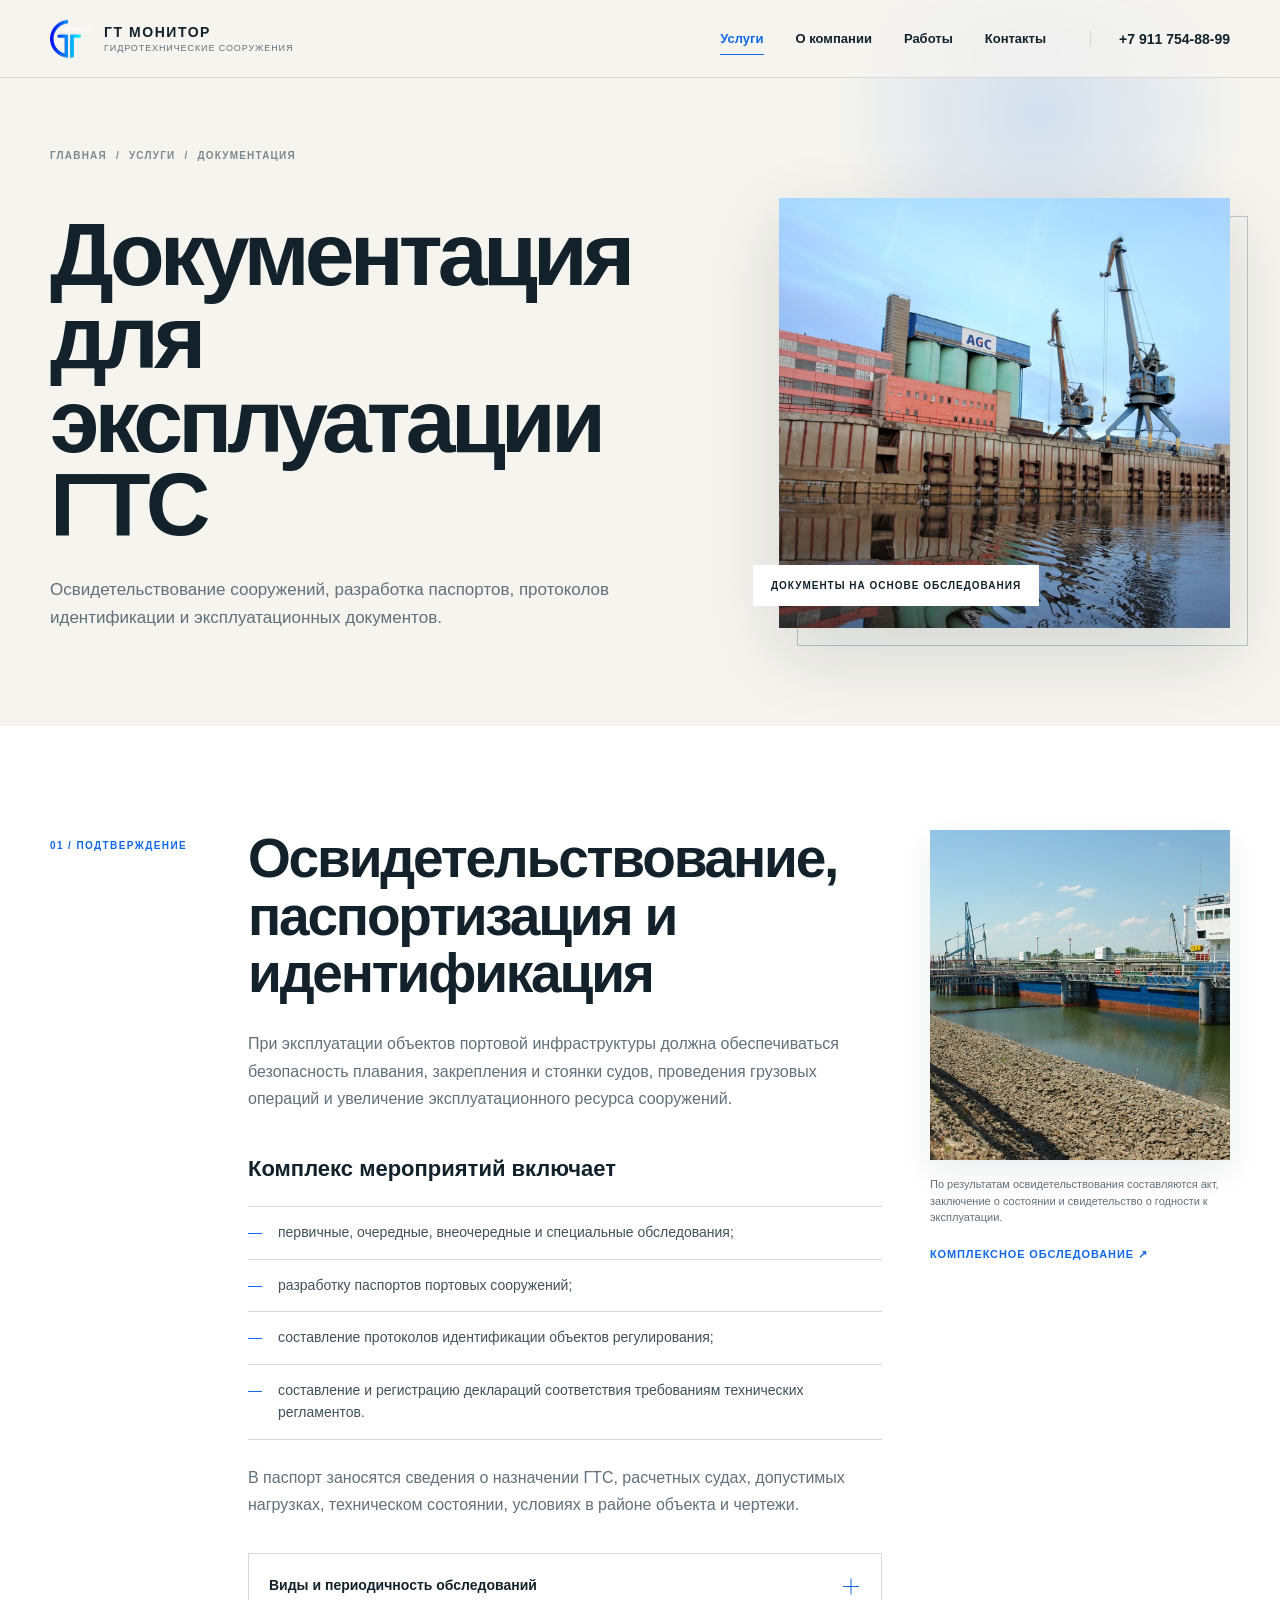
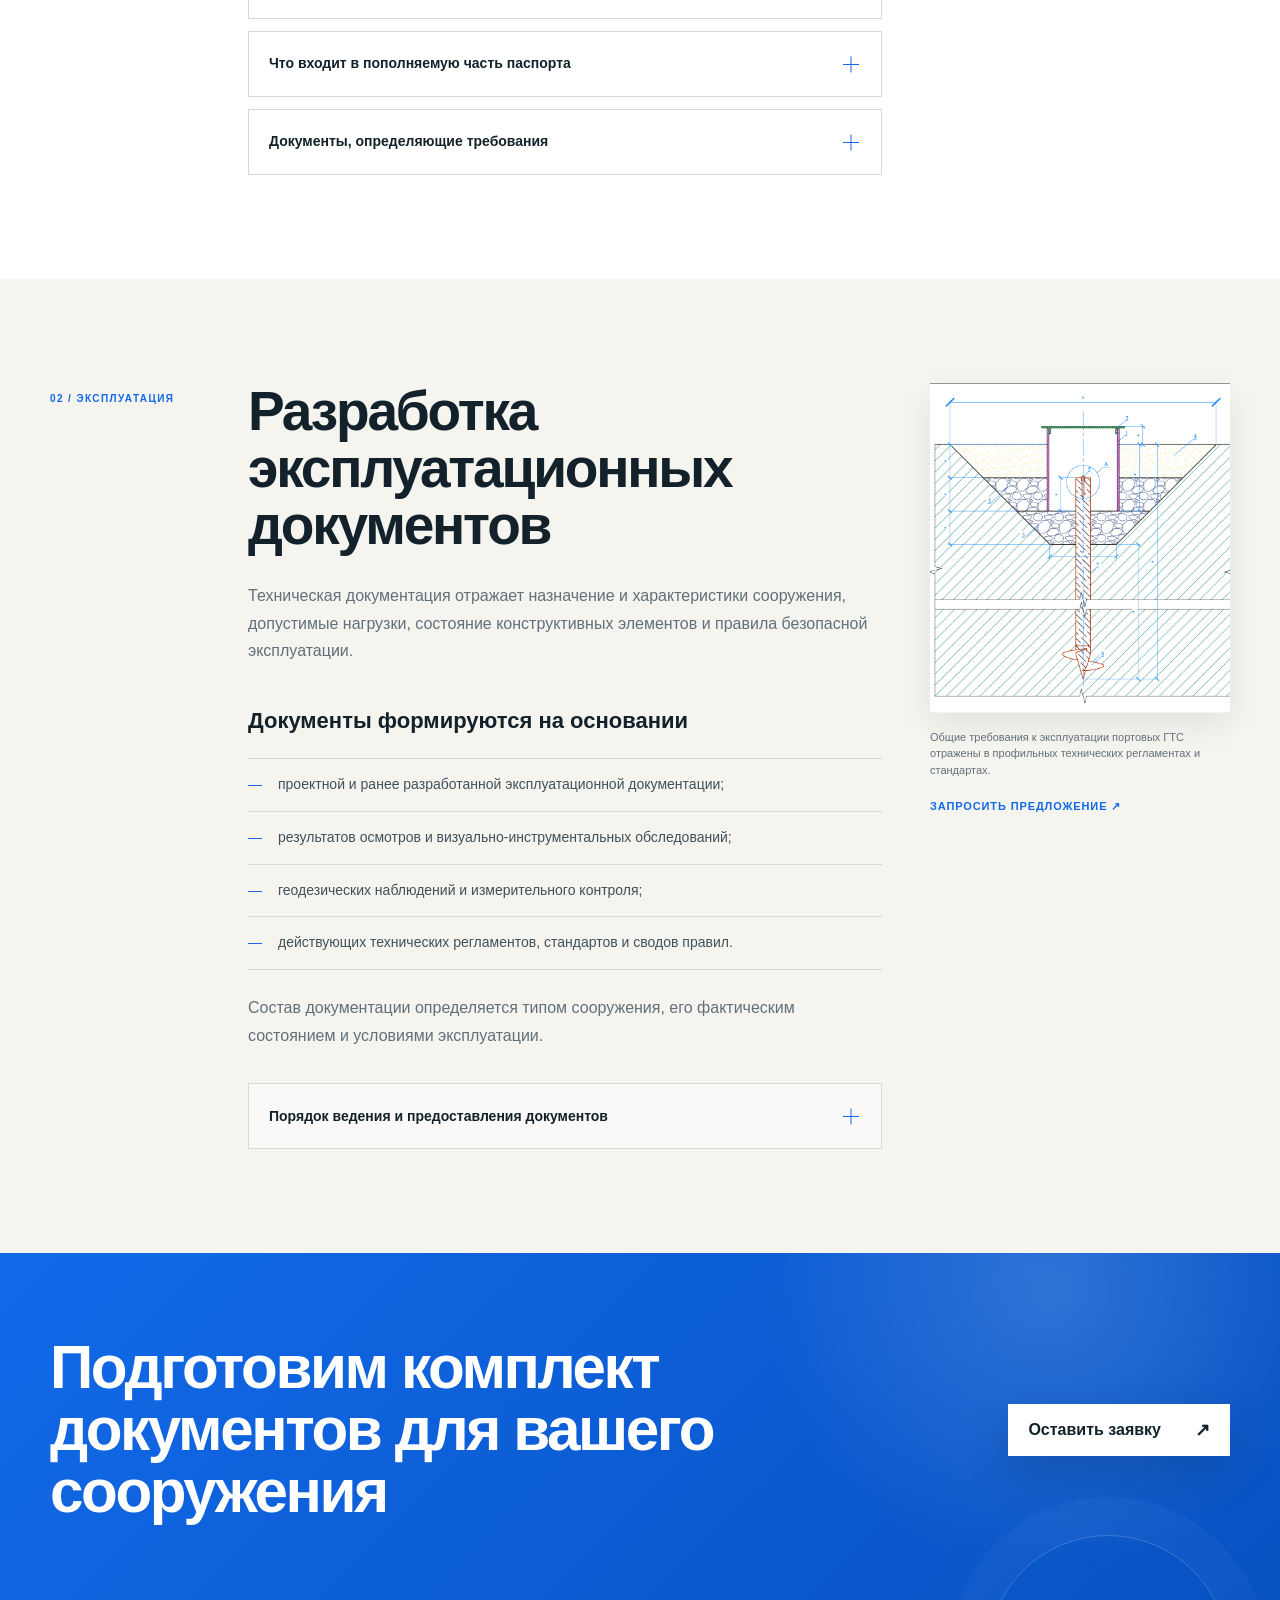
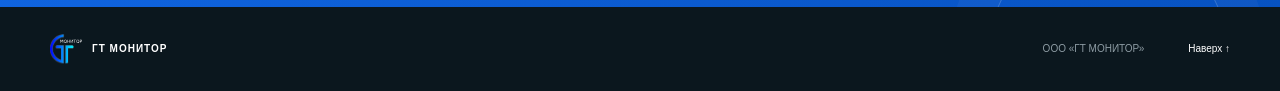
<file: documents.html>
<!doctype html>
<html lang="ru"><head>
  <meta charset="utf-8"><meta name="viewport" content="width=device-width, initial-scale=1"><meta name="robots" content="noindex, nofollow">
  <meta name="description" content="Освидетельствование, паспортизация, идентификация и эксплуатационные документы для портовых ГТС."><title>Документация ГТС — ГТ Монитор</title>
  <link rel="icon" href="assets/logo.svg" type="image/svg+xml"><link rel="stylesheet" href="styles.css?v=20260814-3">
</head><body>
  <header class="site-header" id="top"><div class="header-inner">
    <a class="brand" href="index.html"><img src="assets/logo.svg" alt=""><span><b>ГТ МОНИТОР</b><small>Гидротехнические сооружения</small></span></a><button class="menu-toggle" type="button" aria-label="Открыть меню" aria-expanded="false"><span></span><span></span></button>
    <nav class="main-nav" aria-label="Основная навигация"><a href="services.html" aria-current="page">Услуги</a><a href="about.html">О компании</a><a href="works.html">Работы</a><a href="contacts.html">Контакты</a><a class="nav-phone" href="tel:+79117548899">+7 911 754-88-99</a></nav>
  </div></header>
  <main>
    <section class="page-hero section-shell">
      <div class="page-hero-copy reveal"><p class="breadcrumb"><a href="index.html">Главная</a><span>/</span><a href="services.html">Услуги</a><span>/</span><span>Документация</span></p><h1>Документация для эксплуатации ГТС</h1><p>Освидетельствование сооружений, разработка паспортов, протоколов идентификации и эксплуатационных документов.</p></div>
      <figure class="page-hero-visual reveal"><img src="assets/optimized/service-docs.webp" alt="Техническая документация гидротехнического сооружения"><figcaption>Документы на основе обследования</figcaption></figure>
    </section>

    <section class="detail-section" id="passport"><div class="detail-grid">
      <p class="detail-index reveal">01 / Подтверждение</p>
      <div class="rich-copy reveal"><h2>Освидетельствование, паспортизация и идентификация</h2><p>При эксплуатации объектов портовой инфраструктуры должна обеспечиваться безопасность плавания, закрепления и стоянки судов, проведения грузовых операций и увеличение эксплуатационного ресурса сооружений.</p><h3>Комплекс мероприятий включает</h3><ul><li>первичные, очередные, внеочередные и специальные обследования;</li><li>разработку паспортов портовых сооружений;</li><li>составление протоколов идентификации объектов регулирования;</li><li>составление и регистрацию деклараций соответствия требованиям технических регламентов.</li></ul><p>В паспорт заносятся сведения о назначении ГТС, расчетных судах, допустимых нагрузках, техническом состоянии, условиях в районе объекта и чертежи.</p>
        <details class="technical-details"><summary><span>Виды и периодичность обследований</span><i></i></summary><div><ul><li><b>Первичное</b> — не позднее шести месяцев после ввода ГТС в эксплуатацию.</li><li><b>Очередное</b> — не реже одного раза в пять лет с учетом технического состояния.</li><li><b>Внеочередное</b> — после реконструкции или капитального ремонта, при значительных повреждениях и нарушении условий эксплуатации.</li><li><b>Специальное</b> — при сверхнормативных смещениях конструкций или признаках предельных деформаций.</li></ul><p>По результатам обследования разрабатывается технический отчет, отражающий состояние сооружения и условия дальнейшей эксплуатации.</p></div></details>
        <details class="technical-details"><summary><span>Что входит в пополняемую часть паспорта</span><i></i></summary><div><ul><li>свидетельство о годности ГТС к эксплуатации;</li><li>акт освидетельствования портового гидротехнического сооружения;</li><li>заключение о состоянии сооружения;</li><li>извещение.</li></ul><p>Протокол идентификации фиксирует результаты определения объекта регулирования. Декларация соответствия инфраструктуры требованиям технических регламентов оформляется и регистрируется через ФГИС Росаккредитации.</p></div></details>
        <details class="technical-details"><summary><span>Документы, определяющие требования</span><i></i></summary><div><div class="norm-grid"><span>ТР внутреннего водного транспорта № 623</span><span>ТР морского транспорта № 620</span><span>ГОСТ Р 54523-2011</span><span>ГОСТ Р 55561-2013</span><span>ГОСТ Р 56241-2014</span><span>РД 31.35.10-86</span><span>Приказ Минтруда № 343н</span></div></div></details>
      </div>
      <aside class="detail-aside reveal"><img src="assets/optimized/service-inspection.webp" alt="Портовое гидротехническое сооружение"><p>По результатам освидетельствования составляются акт, заключение о состоянии и свидетельство о годности к эксплуатации.</p><a class="detail-next" href="survey.html#complex">Комплексное обследование ↗</a></aside>
    </div></section>

    <section class="detail-section" id="operations"><div class="detail-grid">
      <p class="detail-index reveal">02 / Эксплуатация</p>
      <div class="rich-copy reveal"><h2>Разработка эксплуатационных документов</h2><p>Техническая документация отражает назначение и характеристики сооружения, допустимые нагрузки, состояние конструктивных элементов и правила безопасной эксплуатации.</p><h3>Документы формируются на основании</h3><ul><li>проектной и ранее разработанной эксплуатационной документации;</li><li>результатов осмотров и визуально-инструментальных обследований;</li><li>геодезических наблюдений и измерительного контроля;</li><li>действующих технических регламентов, стандартов и сводов правил.</li></ul><p>Состав документации определяется типом сооружения, его фактическим состоянием и условиями эксплуатации.</p><details class="technical-details"><summary><span>Порядок ведения и предоставления документов</span><i></i></summary><div><p>Ответственность за сохранность, формирование и ведение технической документации несет эксплуатирующая организация. Порядок этих действий регламентирован техническими регламентами, ГОСТ Р 55561-2013, ГОСТ Р 54523-2011 и РД 31.35.10-86.</p><p>Документы предоставляются по запросу организации, выполняющей освидетельствование портового ГТС, а также надзорным и контролирующим органам. Поэтому комплект должен поддерживаться в актуальном состоянии на протяжении всего периода эксплуатации.</p></div></details></div>
      <aside class="detail-aside reveal"><img src="assets/service-geodesy-full.png" alt="Техническая схема гидротехнического сооружения"><p>Общие требования к эксплуатации портовых ГТС отражены в профильных технических регламентах и стандартах.</p><a class="detail-next" href="contacts.html">Запросить предложение ↗</a></aside>
    </div></section>
    <section class="cta-band"><div class="cta-band-inner section-shell reveal"><h2>Подготовим комплект документов для вашего сооружения</h2><a class="button" href="contacts.html">Оставить заявку <span>↗</span></a></div></section>
  </main>
  <footer class="site-footer"><div class="footer-inner section-shell"><div class="footer-brand"><img src="assets/logo.svg" alt=""><b>ГТ МОНИТОР</b></div><p>ООО «ГТ МОНИТОР»</p><a href="#top">Наверх ↑</a></div></footer><script src="script.js"></script>
</body></html>
</file>
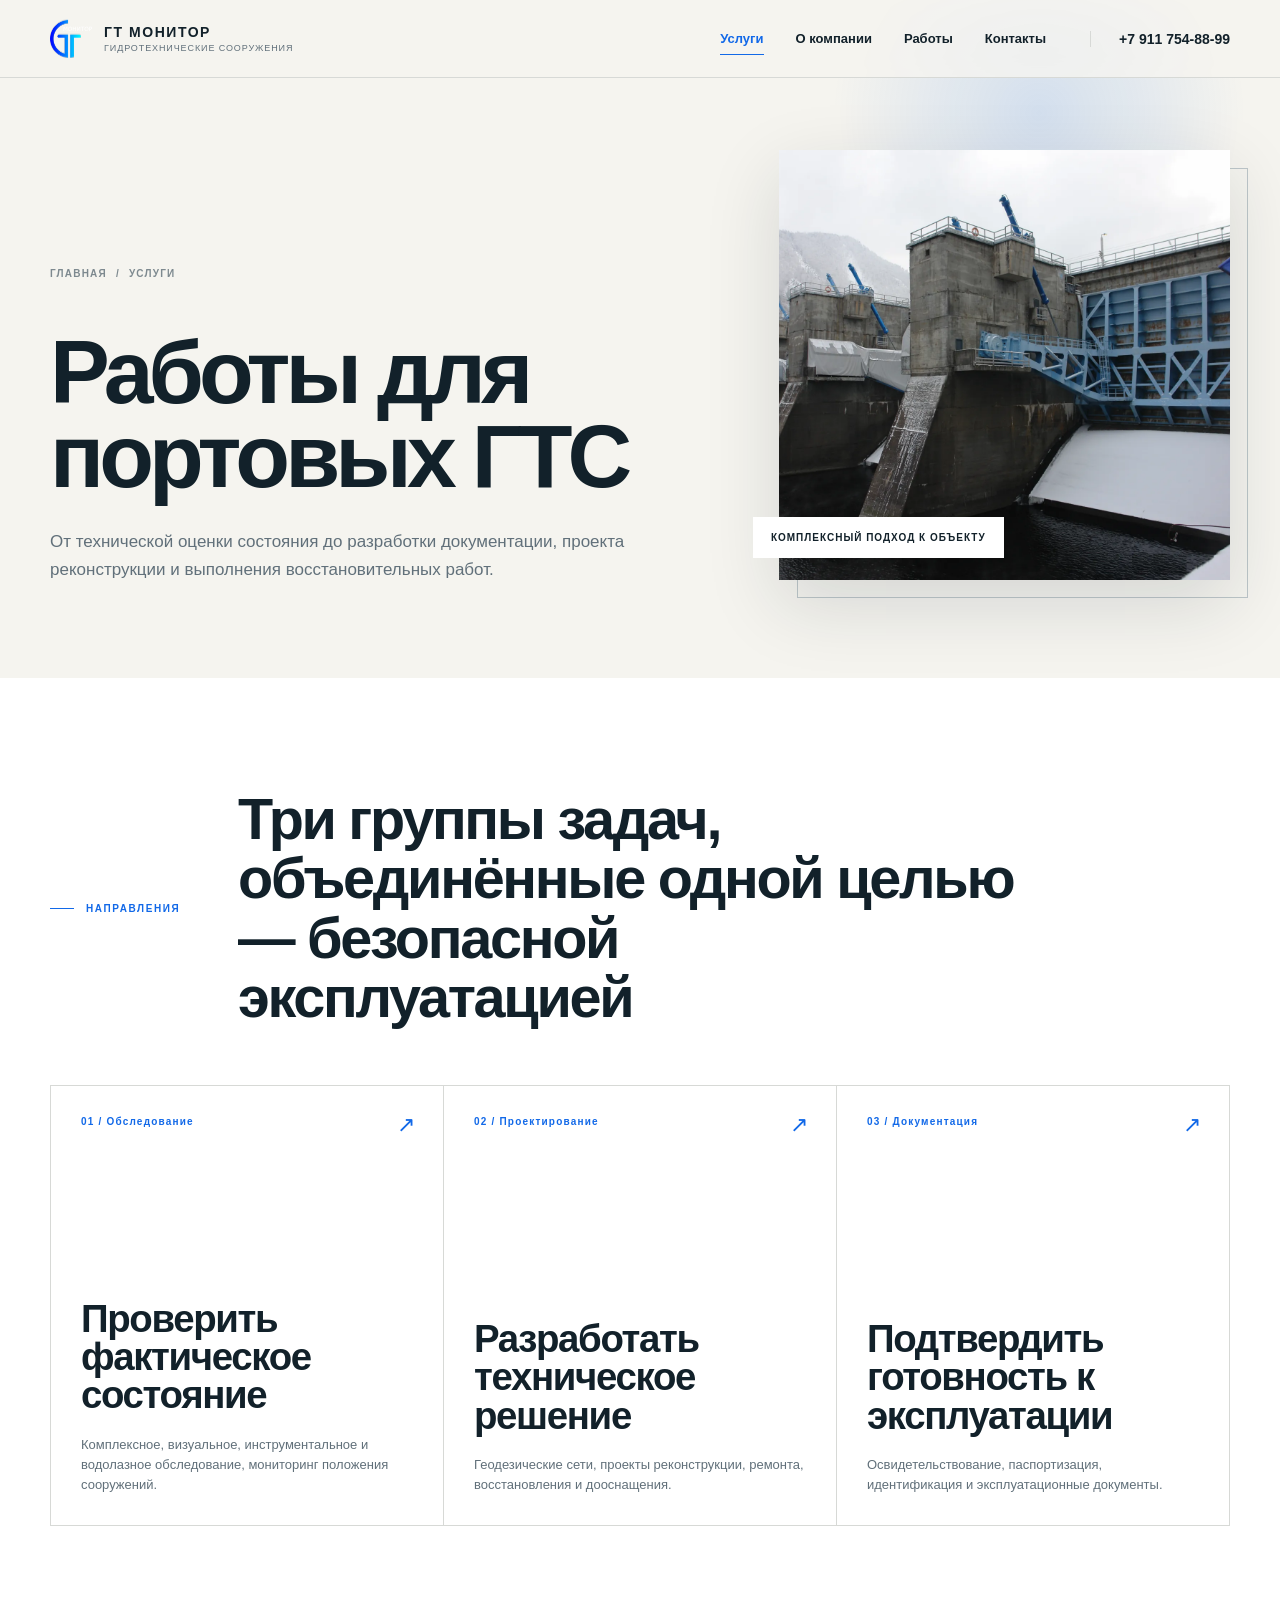
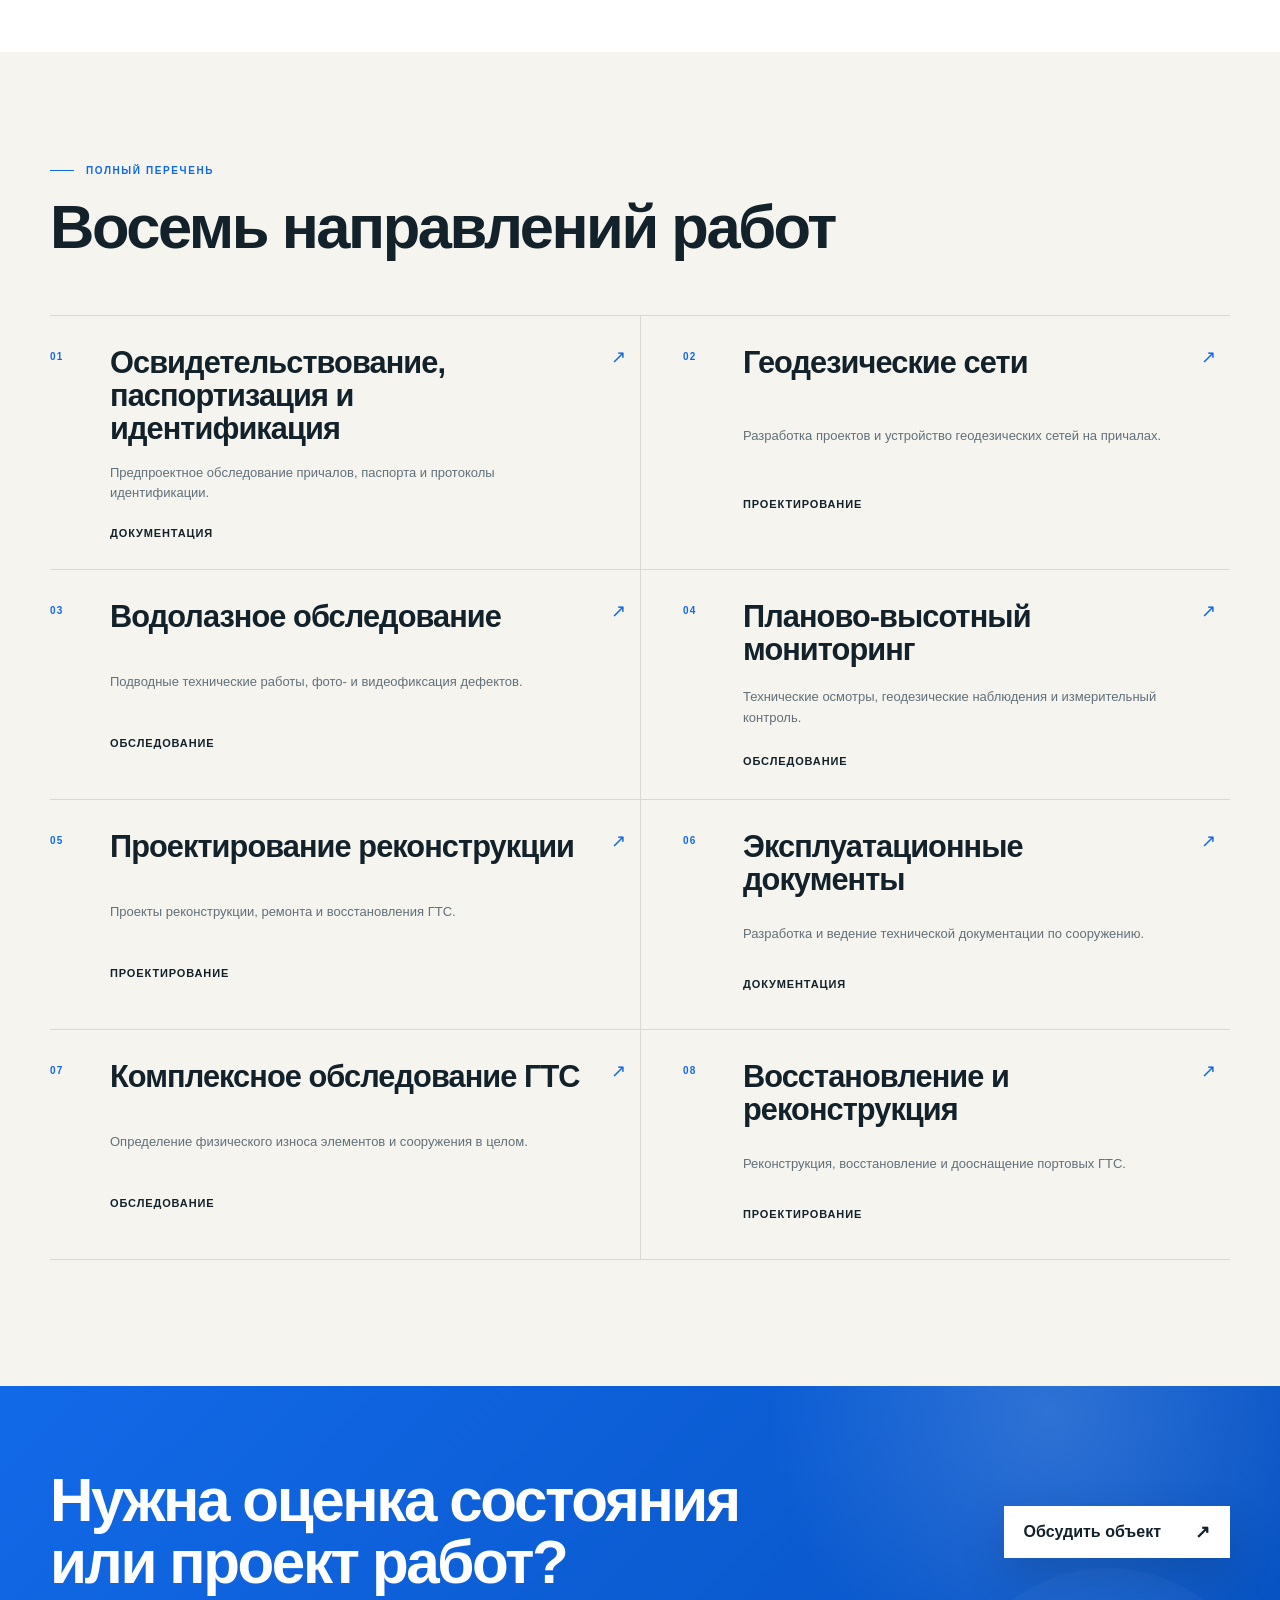
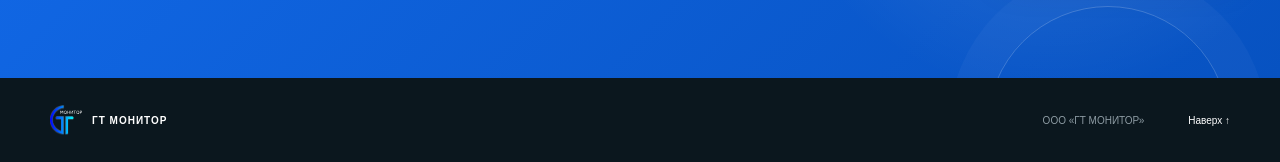
<file: services.html>
<!doctype html>
<html lang="ru">
<head>
  <meta charset="utf-8"><meta name="viewport" content="width=device-width, initial-scale=1">
  <meta name="robots" content="noindex, nofollow">
  <meta name="description" content="Услуги ГТ Монитор для безопасной эксплуатации гидротехнических сооружений.">
  <title>Услуги — ГТ Монитор</title>
  <link rel="icon" href="assets/logo.svg" type="image/svg+xml"><link rel="stylesheet" href="styles.css?v=20260814-3">
</head>
<body>
  <header class="site-header" id="top"><div class="header-inner">
    <a class="brand" href="index.html"><img src="assets/logo.svg" alt="" width="46" height="46"><span><b>ГТ МОНИТОР</b><small>Гидротехнические сооружения</small></span></a>
    <button class="menu-toggle" type="button" aria-label="Открыть меню" aria-expanded="false"><span></span><span></span></button>
    <nav class="main-nav" aria-label="Основная навигация"><a href="services.html" aria-current="page">Услуги</a><a href="about.html">О компании</a><a href="works.html">Работы</a><a href="contacts.html">Контакты</a><a class="nav-phone" href="tel:+79117548899">+7 911 754-88-99</a></nav>
  </div></header>

  <main>
    <section class="page-hero section-shell">
      <div class="page-hero-copy reveal"><p class="breadcrumb"><a href="index.html">Главная</a><span>/</span><span>Услуги</span></p><h1>Работы для портовых ГТС</h1><p>От технической оценки состояния до разработки документации, проекта реконструкции и выполнения восстановительных работ.</p></div>
      <figure class="page-hero-visual reveal"><img src="assets/optimized/service-survey.webp" alt="Гидротехническое сооружение"><figcaption>Комплексный подход к объекту</figcaption></figure>
    </section>

    <section class="directions"><div class="section-shell">
      <div class="directions-intro reveal"><p class="section-label">Направления</p><h2>Три группы задач, объединённые одной целью — безопасной эксплуатацией</h2></div>
      <div class="direction-grid">
        <a class="direction-card reveal" href="survey.html"><span>01 / Обследование</span><h3>Проверить фактическое состояние</h3><p>Комплексное, визуальное, инструментальное и водолазное обследование, мониторинг положения сооружений.</p></a>
        <a class="direction-card reveal" href="design.html"><span>02 / Проектирование</span><h3>Разработать техническое решение</h3><p>Геодезические сети, проекты реконструкции, ремонта, восстановления и дооснащения.</p></a>
        <a class="direction-card reveal" href="documents.html"><span>03 / Документация</span><h3>Подтвердить готовность к эксплуатации</h3><p>Освидетельствование, паспортизация, идентификация и эксплуатационные документы.</p></a>
      </div>
    </div></section>

    <section class="catalog section-shell">
      <div class="catalog-heading reveal"><p class="section-label">Полный перечень</p><h2>Восемь направлений работ</h2></div>
      <div class="catalog-grid">
        <a class="catalog-item reveal" href="documents.html#passport"><span class="service-number">01</span><h3>Освидетельствование, паспортизация и идентификация</h3><p>Предпроектное обследование причалов, паспорта и протоколы идентификации.</p><b>Документация</b></a>
        <a class="catalog-item reveal" href="design.html#geodesy"><span class="service-number">02</span><h3>Геодезические сети</h3><p>Разработка проектов и устройство геодезических сетей на причалах.</p><b>Проектирование</b></a>
        <a class="catalog-item reveal" href="survey.html#diving"><span class="service-number">03</span><h3>Водолазное обследование</h3><p>Подводные технические работы, фото- и видеофиксация дефектов.</p><b>Обследование</b></a>
        <a class="catalog-item reveal" href="survey.html#monitoring"><span class="service-number">04</span><h3>Планово-высотный мониторинг</h3><p>Технические осмотры, геодезические наблюдения и измерительный контроль.</p><b>Обследование</b></a>
        <a class="catalog-item reveal" href="design.html#engineering"><span class="service-number">05</span><h3>Проектирование реконструкции</h3><p>Проекты реконструкции, ремонта и восстановления ГТС.</p><b>Проектирование</b></a>
        <a class="catalog-item reveal" href="documents.html#operations"><span class="service-number">06</span><h3>Эксплуатационные документы</h3><p>Разработка и ведение технической документации по сооружению.</p><b>Документация</b></a>
        <a class="catalog-item reveal" href="survey.html#complex"><span class="service-number">07</span><h3>Комплексное обследование ГТС</h3><p>Определение физического износа элементов и сооружения в целом.</p><b>Обследование</b></a>
        <a class="catalog-item reveal" href="design.html#recovery"><span class="service-number">08</span><h3>Восстановление и реконструкция</h3><p>Реконструкция, восстановление и дооснащение портовых ГТС.</p><b>Проектирование</b></a>
      </div>
    </section>

    <section class="cta-band"><div class="cta-band-inner section-shell reveal"><h2>Нужна оценка состояния или проект работ?</h2><a class="button" href="contacts.html">Обсудить объект <span>↗</span></a></div></section>
  </main>
  <footer class="site-footer"><div class="footer-inner section-shell"><div class="footer-brand"><img src="assets/logo.svg" alt="" width="38" height="38"><b>ГТ МОНИТОР</b></div><p>ООО «ГТ МОНИТОР»</p><a href="#top">Наверх ↑</a></div></footer>
  <script src="script.js"></script>
</body></html>
</file>
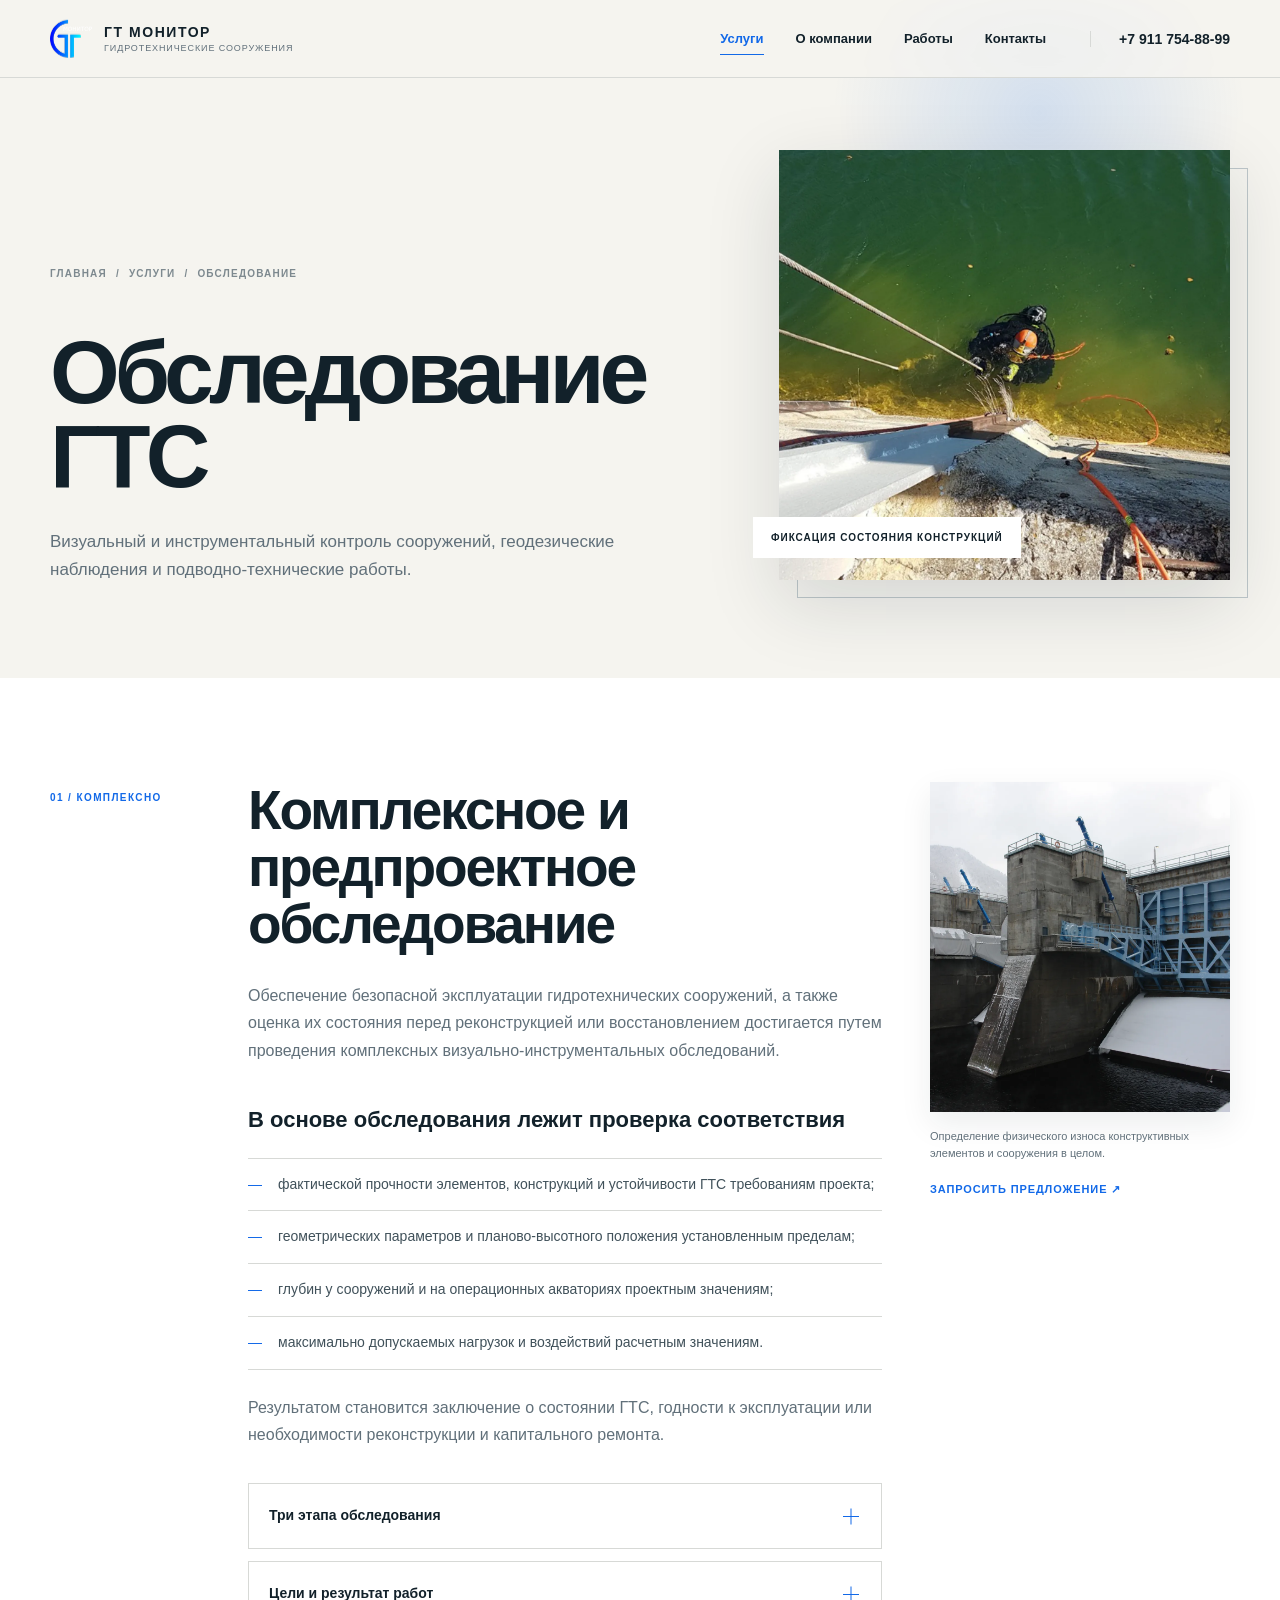
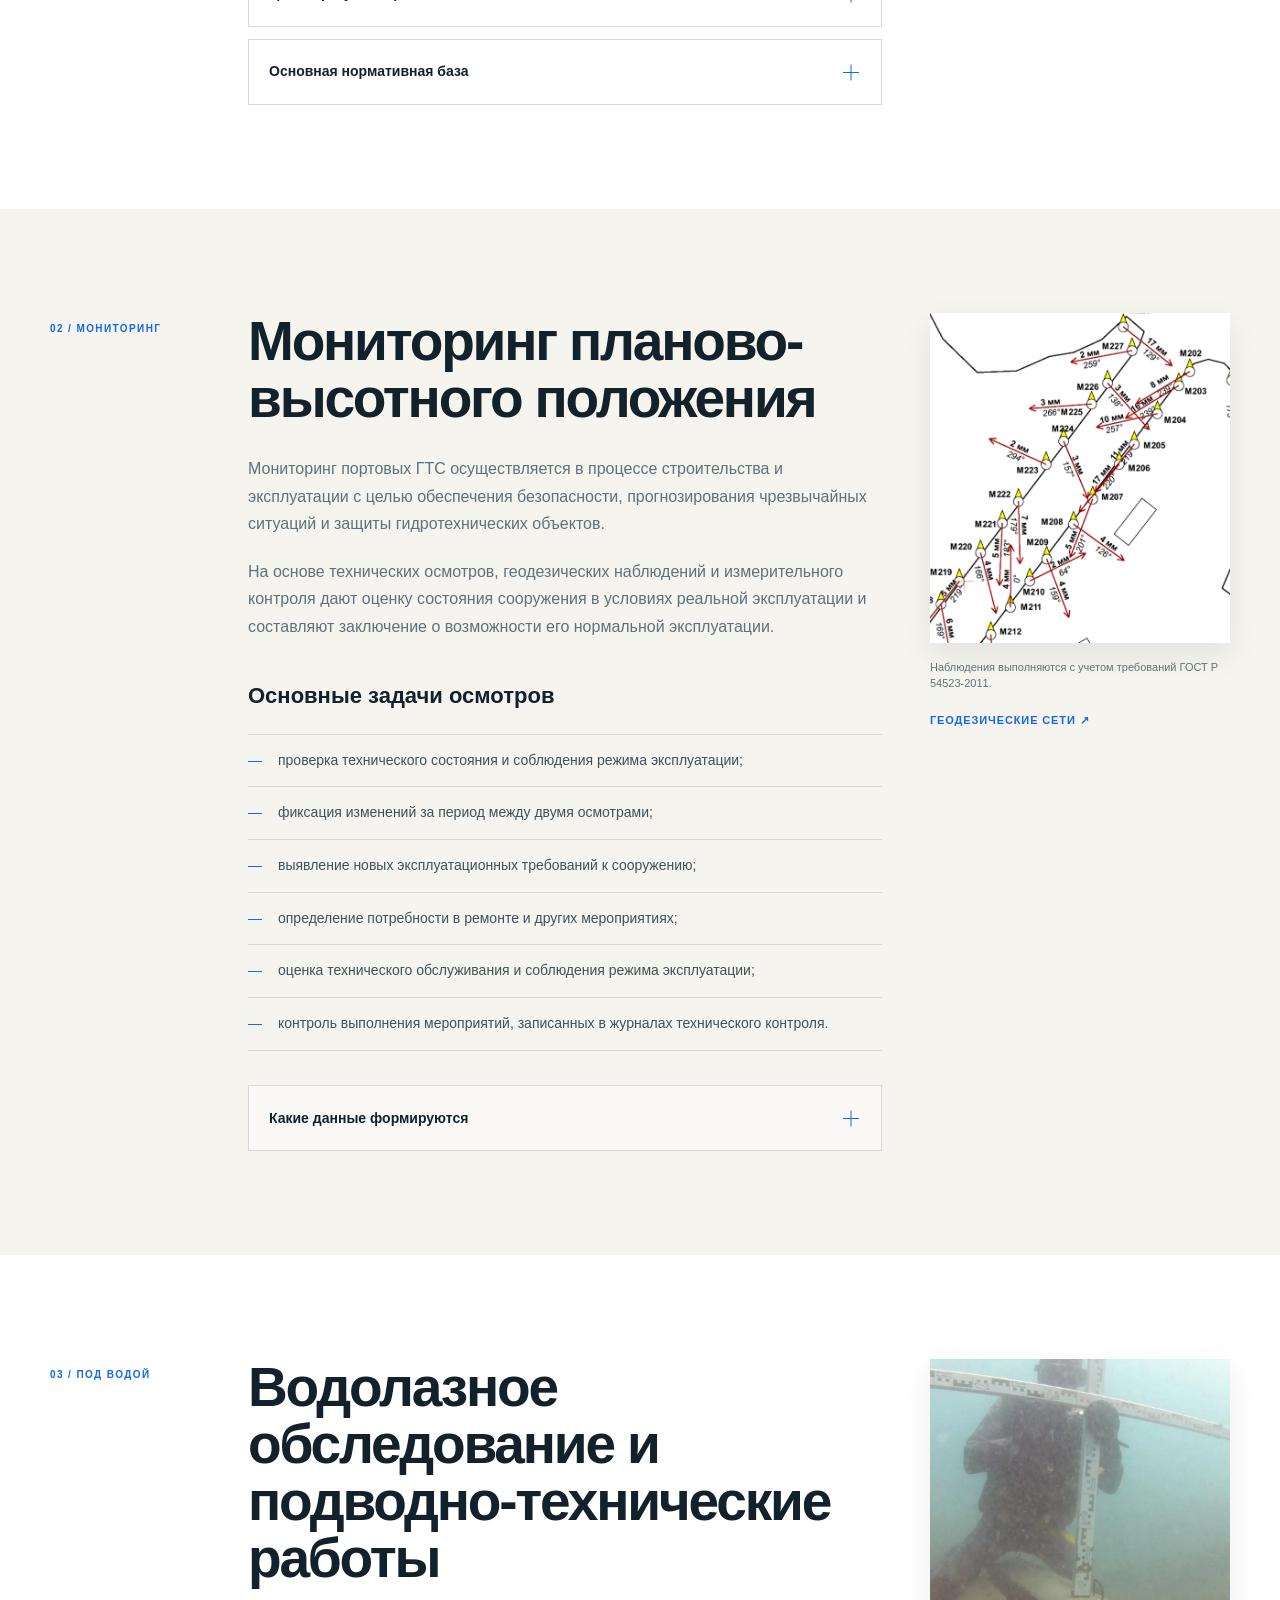
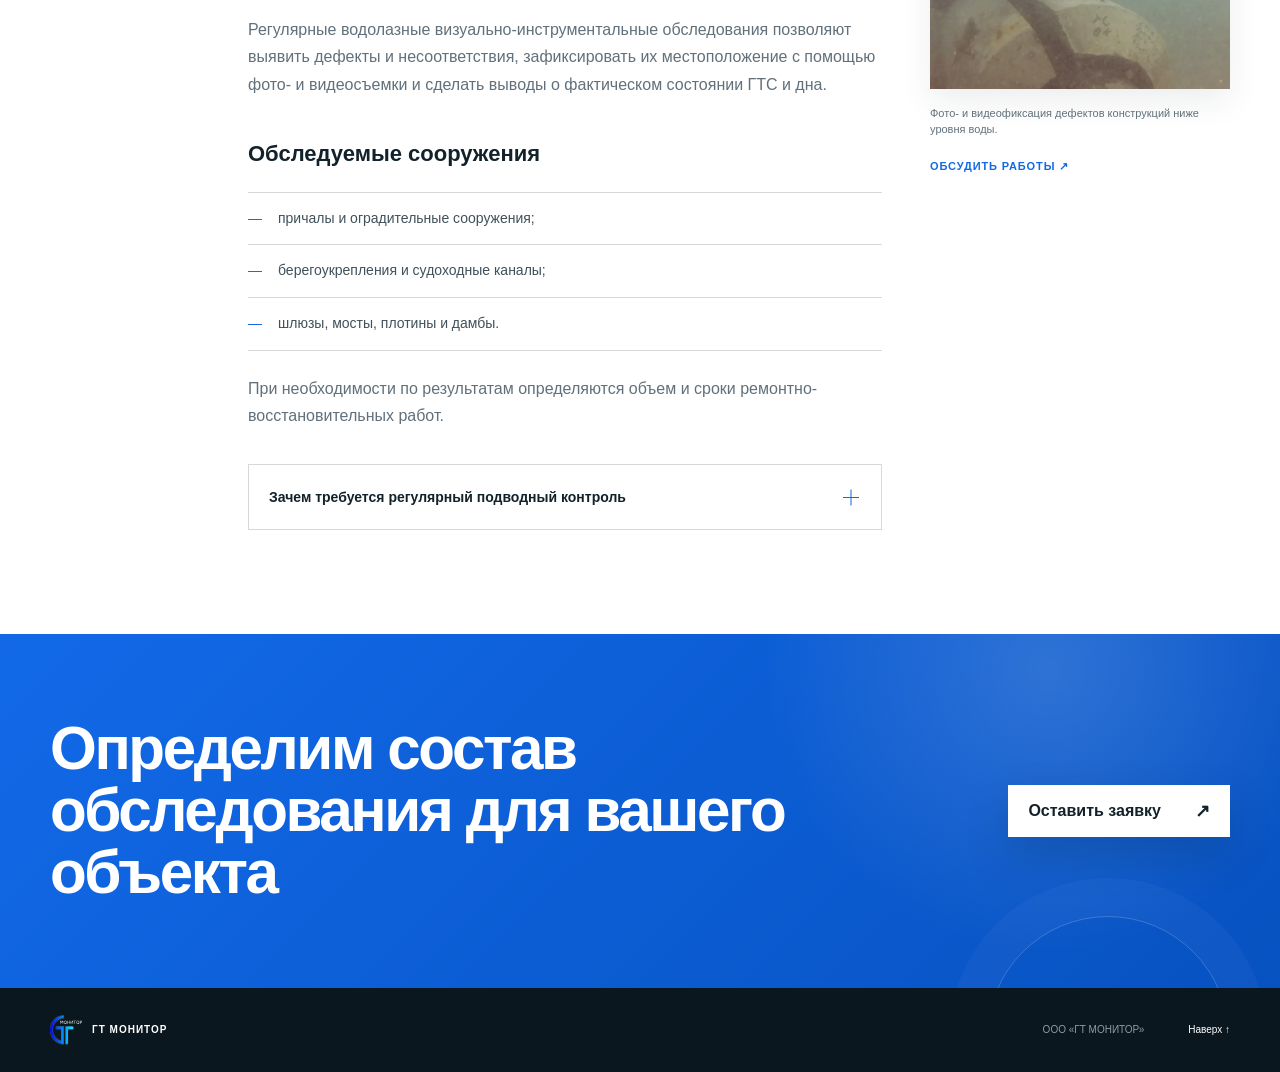
<file: survey.html>
<!doctype html>
<html lang="ru"><head>
  <meta charset="utf-8"><meta name="viewport" content="width=device-width, initial-scale=1"><meta name="robots" content="noindex, nofollow">
  <meta name="description" content="Комплексное, планово-высотное и водолазное обследование гидротехнических сооружений."><title>Обследование ГТС — ГТ Монитор</title>
  <link rel="icon" href="assets/logo.svg" type="image/svg+xml"><link rel="stylesheet" href="styles.css?v=20260814-3">
</head><body>
  <header class="site-header" id="top"><div class="header-inner">
    <a class="brand" href="index.html"><img src="assets/logo.svg" alt="" width="46" height="46"><span><b>ГТ МОНИТОР</b><small>Гидротехнические сооружения</small></span></a>
    <button class="menu-toggle" type="button" aria-label="Открыть меню" aria-expanded="false"><span></span><span></span></button>
    <nav class="main-nav" aria-label="Основная навигация"><a href="services.html" aria-current="page">Услуги</a><a href="about.html">О компании</a><a href="works.html">Работы</a><a href="contacts.html">Контакты</a><a class="nav-phone" href="tel:+79117548899">+7 911 754-88-99</a></nav>
  </div></header>
  <main>
    <section class="page-hero section-shell">
      <div class="page-hero-copy reveal"><p class="breadcrumb"><a href="index.html">Главная</a><span>/</span><a href="services.html">Услуги</a><span>/</span><span>Обследование</span></p><h1>Обследование ГТС</h1><p>Визуальный и инструментальный контроль сооружений, геодезические наблюдения и подводно-технические работы.</p></div>
      <figure class="page-hero-visual reveal"><img src="assets/optimized/service-diving.webp" alt="Водолазное обследование гидротехнического сооружения"><figcaption>Фиксация состояния конструкций</figcaption></figure>
    </section>

    <section class="detail-section" id="complex"><div class="detail-grid">
      <p class="detail-index reveal">01 / Комплексно</p>
      <div class="rich-copy reveal"><h2>Комплексное и предпроектное обследование</h2><p>Обеспечение безопасной эксплуатации гидротехнических сооружений, а также оценка их состояния перед реконструкцией или восстановлением достигается путем проведения комплексных визуально-инструментальных обследований.</p><h3>В основе обследования лежит проверка соответствия</h3><ul><li>фактической прочности элементов, конструкций и устойчивости ГТС требованиям проекта;</li><li>геометрических параметров и планово-высотного положения установленным пределам;</li><li>глубин у сооружений и на операционных акваториях проектным значениям;</li><li>максимально допускаемых нагрузок и воздействий расчетным значениям.</li></ul><p>Результатом становится заключение о состоянии ГТС, годности к эксплуатации или необходимости реконструкции и капитального ремонта.</p>
        <details class="technical-details"><summary><span>Три этапа обследования</span><i></i></summary><div><ol><li><b>Подготовка.</b> Изучение проектной и эксплуатационной документации, особенностей конструктивных решений и условий эксплуатации; разработка программы обследования.</li><li><b>Визуальный осмотр.</b> Определение качественного состояния каждого элемента и объекта в целом, фиксация проектных и эксплуатационных дефектов с разделением по значимости.</li><li><b>Инструментальный контроль.</b> Определение геометрических параметров, прочности бетона, остаточной толщины металла и уклонов; выполнение геодезической съемки и других измерений.</li></ol></div></details>
        <details class="technical-details"><summary><span>Цели и результат работ</span><i></i></summary><div><ul><li>выявление дефектов и несоответствий отдельных элементов и конструкций;</li><li>определение физического износа элементов и сооружения в целом;</li><li>подготовка заключения о состоянии ГТС;</li><li>вывод о годности к эксплуатации либо необходимости реконструкции или капитального ремонта.</li></ul></div></details>
        <details class="technical-details"><summary><span>Основная нормативная база</span><i></i></summary><div><div class="norm-grid"><span>ТР внутреннего водного транспорта № 623</span><span>ТР морского транспорта № 620</span><span>ФЗ № 117-ФЗ</span><span>ФЗ № 184-ФЗ</span><span>ФЗ № 384-ФЗ</span><span>Водный кодекс РФ № 74-ФЗ</span><span>Земельный кодекс РФ № 136-ФЗ</span><span>Градостроительный кодекс РФ № 190-ФЗ</span><span>Постановление Правительства РФ № 304</span><span>Постановление Правительства РФ № 1607</span><span>СП 58.13330.2019</span><span>СП 41.13330</span><span>СП 58.13330</span><span>ГОСТ Р 56241-2014</span><span>ГОСТ Р 55561-2013</span><span>ГОСТ Р 54523-2011</span><span>РД 31.35.10-86</span><span>Приказ Минтруда № 343н</span></div></div></details>
      </div>
      <aside class="detail-aside reveal"><img src="assets/optimized/service-survey.webp" alt="Сооружение для обследования"><p>Определение физического износа конструктивных элементов и сооружения в целом.</p><a class="detail-next" href="contacts.html">Запросить предложение ↗</a></aside>
    </div></section>

    <section class="detail-section" id="monitoring"><div class="detail-grid">
      <p class="detail-index reveal">02 / Мониторинг</p>
      <div class="rich-copy reveal"><h2>Мониторинг планово-высотного положения</h2><p>Мониторинг портовых ГТС осуществляется в процессе строительства и эксплуатации с целью обеспечения безопасности, прогнозирования чрезвычайных ситуаций и защиты гидротехнических объектов.</p><p>На основе технических осмотров, геодезических наблюдений и измерительного контроля дают оценку состояния сооружения в условиях реальной эксплуатации и составляют заключение о возможности его нормальной эксплуатации.</p><h3>Основные задачи осмотров</h3><ul><li>проверка технического состояния и соблюдения режима эксплуатации;</li><li>фиксация изменений за период между двумя осмотрами;</li><li>выявление новых эксплуатационных требований к сооружению;</li><li>определение потребности в ремонте и других мероприятиях;</li><li>оценка технического обслуживания и соблюдения режима эксплуатации;</li><li>контроль выполнения мероприятий, записанных в журналах технического контроля.</li></ul><details class="technical-details"><summary><span>Какие данные формируются</span><i></i></summary><div><p>Наблюдения позволяют сопоставлять положение конструкций между циклами измерений, оценивать развитие смещений и своевременно принимать меры до перехода дефектов в опасное состояние. Результаты оформляются в виде измерительных материалов и заключения о фактическом состоянии сооружения.</p></div></details></div>
      <aside class="detail-aside reveal"><img src="assets/service-monitoring.webp" alt="Схема планово-высотного мониторинга"><p>Наблюдения выполняются с учетом требований ГОСТ Р 54523-2011.</p><a class="detail-next" href="design.html#geodesy">Геодезические сети ↗</a></aside>
    </div></section>

    <section class="detail-section" id="diving"><div class="detail-grid">
      <p class="detail-index reveal">03 / Под водой</p>
      <div class="rich-copy reveal"><h2>Водолазное обследование и подводно-технические работы</h2><p>Регулярные водолазные визуально-инструментальные обследования позволяют выявить дефекты и несоответствия, зафиксировать их местоположение с помощью фото- и видеосъемки и сделать выводы о фактическом состоянии ГТС и дна.</p><h3>Обследуемые сооружения</h3><ul><li>причалы и оградительные сооружения;</li><li>берегоукрепления и судоходные каналы;</li><li>шлюзы, мосты, плотины и дамбы.</li></ul><p>При необходимости по результатам определяются объем и сроки ремонтно-восстановительных работ.</p><details class="technical-details"><summary><span>Зачем требуется регулярный подводный контроль</span><i></i></summary><div><p>Надежность сооружения зависит не только от надводных конструкций. Под водой могут развиваться повреждения, недоступные при обычном осмотре. Водолазный контроль позволяет определить их характер и количество, привязать к конкретному участку, зафиксировать на фото и видео и подготовить исходные данные для паспортизации, проектирования или ремонта.</p></div></details></div>
      <aside class="detail-aside reveal"><img src="assets/process-field-1.webp" alt="Водолаз у гидротехнического сооружения"><p>Фото- и видеофиксация дефектов конструкций ниже уровня воды.</p><a class="detail-next" href="contacts.html">Обсудить работы ↗</a></aside>
    </div></section>
    <section class="cta-band"><div class="cta-band-inner section-shell reveal"><h2>Определим состав обследования для вашего объекта</h2><a class="button" href="contacts.html">Оставить заявку <span>↗</span></a></div></section>
  </main>
  <footer class="site-footer"><div class="footer-inner section-shell"><div class="footer-brand"><img src="assets/logo.svg" alt=""><b>ГТ МОНИТОР</b></div><p>ООО «ГТ МОНИТОР»</p><a href="#top">Наверх ↑</a></div></footer><script src="script.js"></script>
</body></html>
</file>
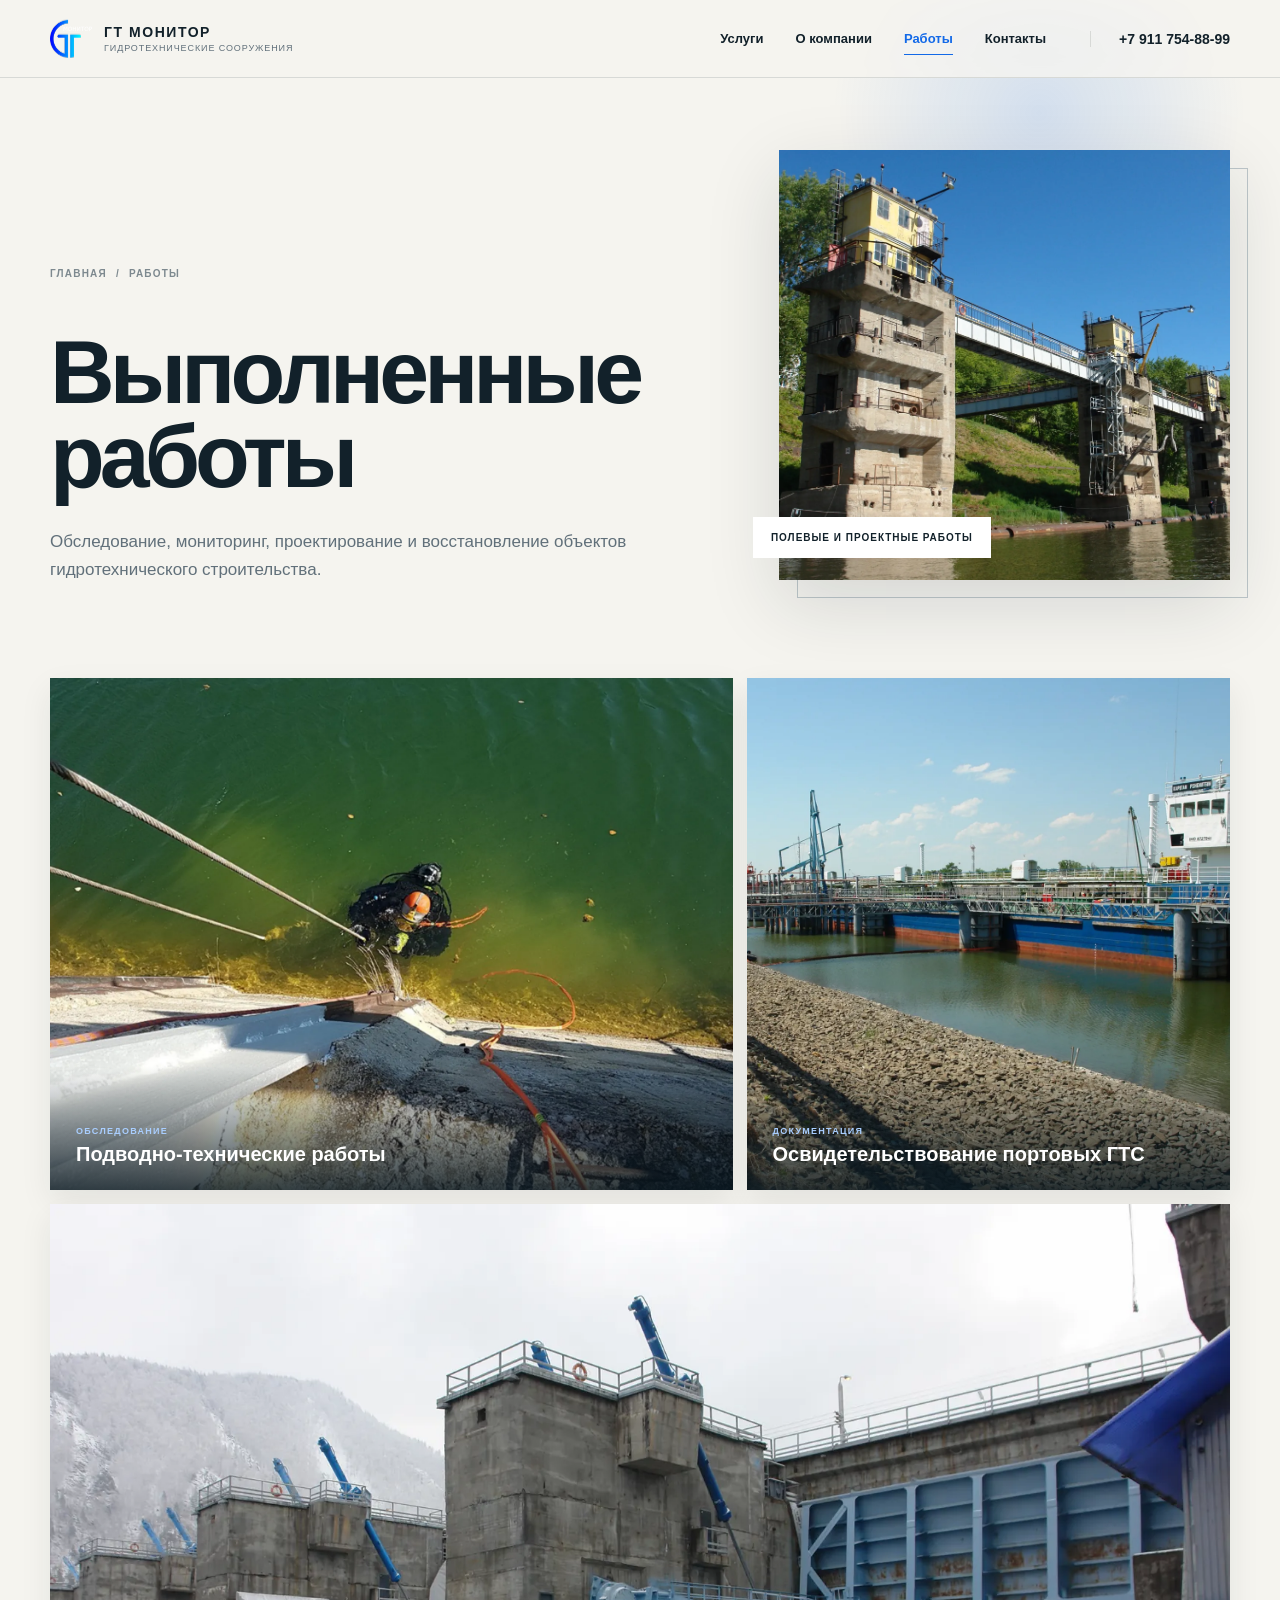
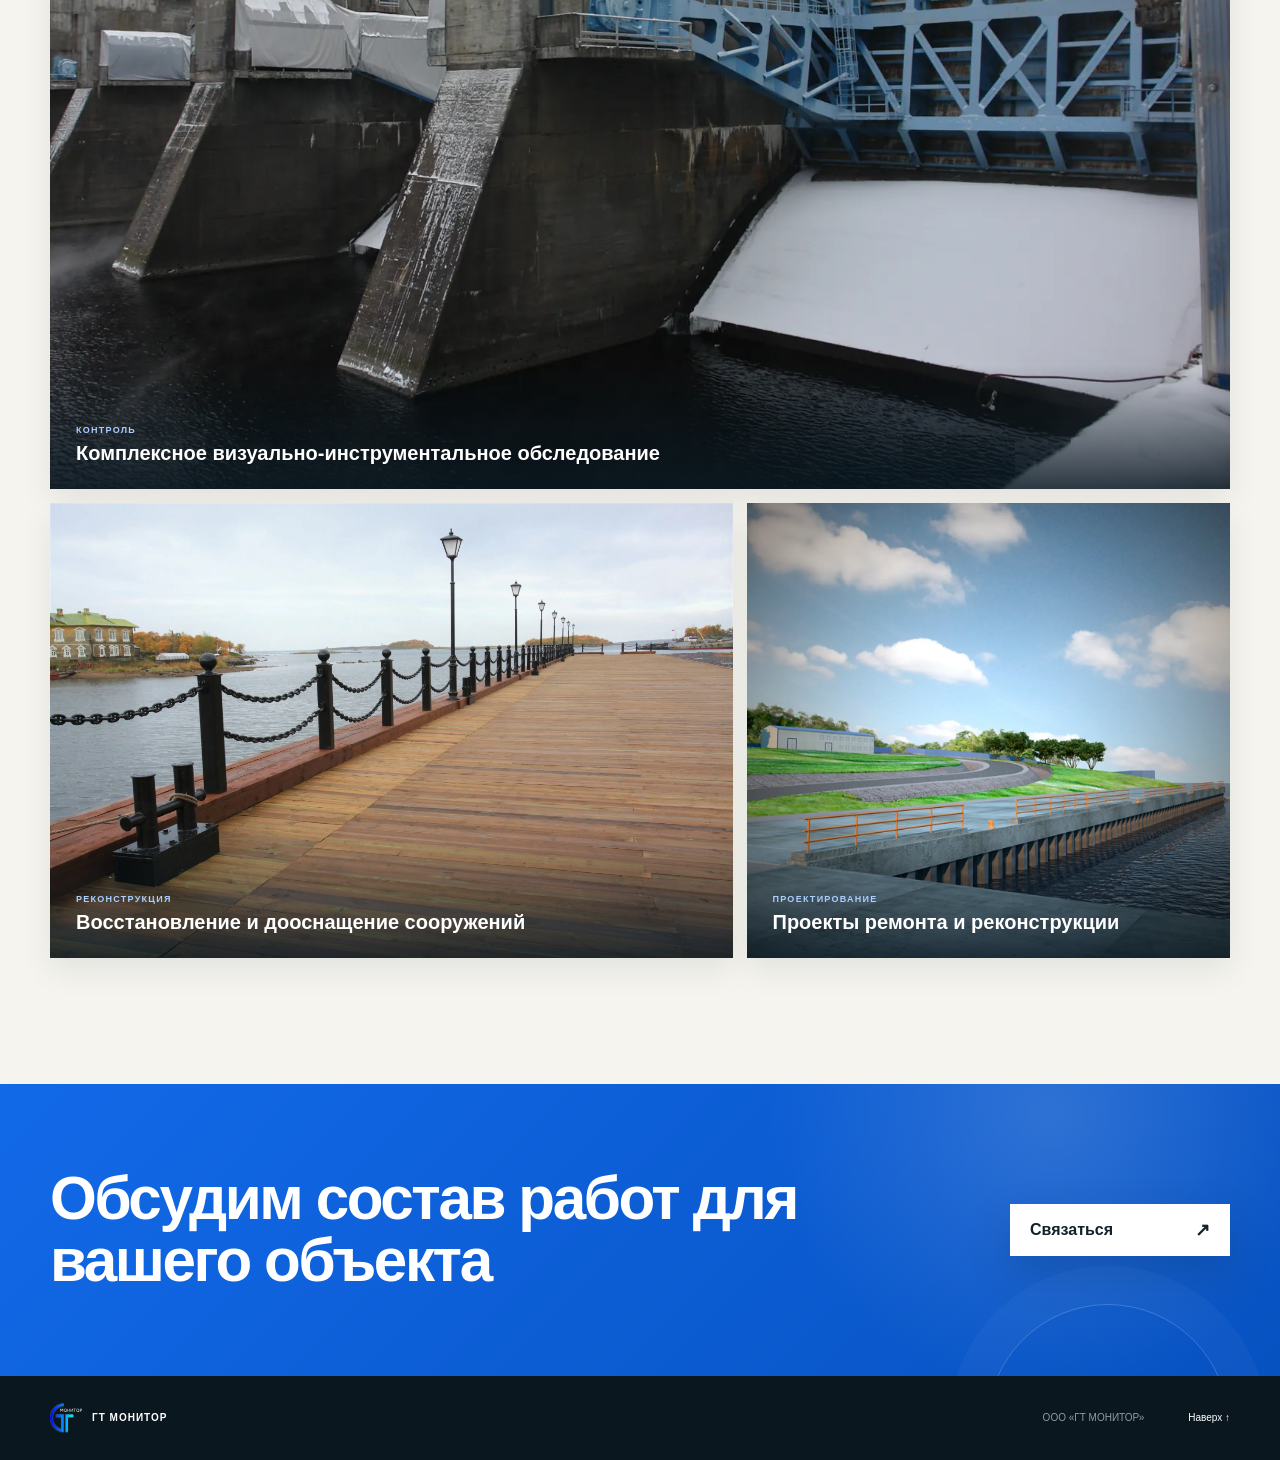
<file: works.html>
<!doctype html>
<html lang="ru"><head>
  <meta charset="utf-8"><meta name="viewport" content="width=device-width, initial-scale=1"><meta name="robots" content="noindex, nofollow">
  <meta name="description" content="Направления выполненных работ ГТ Монитор на гидротехнических сооружениях."><title>Выполненные работы — ГТ Монитор</title>
  <link rel="icon" href="assets/logo.svg" type="image/svg+xml"><link rel="stylesheet" href="styles.css?v=20260814-3">
</head><body>
  <header class="site-header" id="top"><div class="header-inner"><a class="brand" href="index.html"><img src="assets/logo.svg" alt=""><span><b>ГТ МОНИТОР</b><small>Гидротехнические сооружения</small></span></a><button class="menu-toggle" type="button" aria-label="Открыть меню" aria-expanded="false"><span></span><span></span></button><nav class="main-nav"><a href="services.html">Услуги</a><a href="about.html">О компании</a><a href="works.html" aria-current="page">Работы</a><a href="contacts.html">Контакты</a><a class="nav-phone" href="tel:+79117548899">+7 911 754-88-99</a></nav></div></header>
  <main>
    <section class="page-hero section-shell"><div class="page-hero-copy reveal"><p class="breadcrumb"><a href="index.html">Главная</a><span>/</span><span>Работы</span></p><h1>Выполненные работы</h1><p>Обследование, мониторинг, проектирование и восстановление объектов гидротехнического строительства.</p></div><figure class="page-hero-visual reveal"><img src="assets/process-field-4.webp" alt="Гидротехническое сооружение"><figcaption>Полевые и проектные работы</figcaption></figure></section>
    <section class="works-grid section-shell">
      <figure class="work-tile reveal"><img src="assets/optimized/service-diving.webp" alt="Водолазные работы"><figcaption><span>Обследование</span><b>Подводно-технические работы</b></figcaption></figure>
      <figure class="work-tile reveal"><img src="assets/optimized/service-inspection.webp" alt="Портовое сооружение"><figcaption><span>Документация</span><b>Освидетельствование портовых ГТС</b></figcaption></figure>
      <figure class="work-tile reveal"><img src="assets/optimized/service-survey.webp" alt="Гидротехническое сооружение зимой"><figcaption><span>Контроль</span><b>Комплексное визуально-инструментальное обследование</b></figcaption></figure>
      <figure class="work-tile reveal"><img src="assets/process-field-2.webp" alt="Восстановленное сооружение"><figcaption><span>Реконструкция</span><b>Восстановление и дооснащение сооружений</b></figcaption></figure>
      <figure class="work-tile reveal"><img src="assets/optimized/service-engineering.webp" alt="Проект реконструкции"><figcaption><span>Проектирование</span><b>Проекты ремонта и реконструкции</b></figcaption></figure>
    </section>
    <section class="cta-band"><div class="cta-band-inner section-shell reveal"><h2>Обсудим состав работ для вашего объекта</h2><a class="button" href="contacts.html">Связаться <span>↗</span></a></div></section>
  </main>
  <footer class="site-footer"><div class="footer-inner section-shell"><div class="footer-brand"><img src="assets/logo.svg" alt=""><b>ГТ МОНИТОР</b></div><p>ООО «ГТ МОНИТОР»</p><a href="#top">Наверх ↑</a></div></footer><script src="script.js"></script>
</body></html>
</file>
<file: styles.css>
:root {
  --ink: #12212a;
  --muted: #61707a;
  --blue: #1269e8;
  --blue-dark: #0b3c79;
  --paper: #f5f4ef;
  --white: #fff;
  --line: #d7d9d6;
  --shadow-sm: 0 12px 30px rgba(18,33,42,.08);
  --shadow-md: 0 24px 70px rgba(18,33,42,.14);
  --shadow-blue: 0 18px 40px rgba(18,105,232,.24);
  --shell: min(1180px, calc(100vw - 64px));
}

* { box-sizing: border-box; }
html { max-width: 100%; overflow-x: hidden; scroll-behavior: smooth; }
body {
  margin: 0;
  background: var(--paper);
  color: var(--ink);
  font-family: Arial, "Helvetica Neue", sans-serif;
  -webkit-font-smoothing: antialiased;
  max-width: 100%;
  overflow-x: hidden;
  animation: page-enter .55s ease both;
}
a { color: inherit; text-decoration: none; }
img { display: block; width: 100%; }
button, input, textarea { font: inherit; }
::selection { background: var(--blue); color: #fff; }
.section-shell { width: var(--shell); margin-inline: auto; }

.site-header { height: 78px; background: rgba(245,244,239,.88); border-bottom: 1px solid var(--line); position: sticky; top: 0; z-index: 20; backdrop-filter: blur(16px); transition: box-shadow .3s ease, background .3s ease; }
.site-header.is-scrolled { background: rgba(245,244,239,.96); box-shadow: 0 10px 35px rgba(18,33,42,.09); }
.header-inner { width: var(--shell); height: 100%; margin: auto; display: flex; align-items: center; justify-content: space-between; }
.brand { display: flex; align-items: center; gap: 12px; }
.brand img { width: 42px; height: 42px; object-fit: contain; }
.brand span { display: grid; gap: 3px; }
.brand b { font-size: 14px; letter-spacing: .11em; }
.brand small { color: var(--muted); font-size: 9px; letter-spacing: .1em; text-transform: uppercase; }
.main-nav { display: flex; align-items: center; gap: 32px; font-size: 13px; font-weight: 600; }
.main-nav a { position: relative; transition: color .2s ease; }
.main-nav a:hover { color: var(--blue); }
.main-nav a[aria-current="page"] { color: var(--blue); }
.main-nav > a:not(.nav-phone)::after { content: ""; position: absolute; left: 0; right: 100%; bottom: -9px; height: 1px; background: currentColor; transition: right .3s cubic-bezier(.2,.7,.2,1); }
.main-nav > a:not(.nav-phone):hover::after, .main-nav > a[aria-current="page"]::after { right: 0; }
.main-nav .nav-phone { margin-left: 12px; padding-left: 28px; border-left: 1px solid var(--line); font-size: 14px; }
.menu-toggle { display: none; }

.hero { min-height: 680px; padding: 68px 0 80px; display: grid; grid-template-columns: .9fr 1.1fr; gap: clamp(48px, 7vw, 104px); align-items: center; position: relative; isolation: isolate; }
.hero::before { content: ""; position: absolute; z-index: -2; width: 520px; height: 520px; right: -24px; top: -160px; border-radius: 50%; background: radial-gradient(circle, rgba(18,105,232,.15), rgba(18,105,232,0) 68%); filter: blur(4px); animation: ambient-pulse 7s ease-in-out infinite alternate; }
.hero::after { content: ""; position: absolute; z-index: -1; width: 130px; height: 130px; left: -24px; bottom: 28px; border: 1px solid rgba(18,105,232,.22); border-radius: 50%; animation: ring-drift 9s ease-in-out infinite alternate; }
.eyebrow, .section-label { margin: 0; color: var(--blue); font-size: 10px; line-height: 1.3; font-weight: 700; letter-spacing: .16em; text-transform: uppercase; }
.section-label { display: flex; align-items: center; gap: 12px; }
.section-label::before { content: ""; width: 24px; height: 1px; flex: 0 0 auto; background: currentColor; transition: width .3s ease; }
.section-label:hover::before { width: 38px; }
.hero h1 { max-width: 650px; margin: 24px 0 0; font-size: clamp(44px, 5vw, 72px); line-height: 1.01; letter-spacing: -.045em; font-weight: 600; }
.hero-lead { max-width: 570px; margin: 30px 0 0; color: var(--muted); font-size: 17px; line-height: 1.6; }
.hero-actions { display: flex; align-items: center; gap: 28px; margin-top: 38px; }
.button { min-height: 52px; padding: 0 20px; border: 0; display: inline-flex; align-items: center; justify-content: space-between; gap: 34px; font-weight: 700; cursor: pointer; transition: background .25s ease, color .25s ease, transform .25s ease, box-shadow .25s ease; }
.button-primary { min-width: 215px; background: var(--blue); color: #fff; box-shadow: var(--shadow-blue); }
.button-primary:hover { background: var(--blue-dark); transform: translateY(-3px); box-shadow: 0 24px 48px rgba(18,105,232,.3); }
.button span { font-size: 18px; transition: transform .25s ease; }
.button:hover span { transform: translate(3px,-3px); }
.text-link {
  min-height: 52px;
  padding: 0 20px;
  border: 1px solid var(--ink);
  display: inline-flex;
  align-items: center;
  justify-content: space-between;
  gap: 30px;
  background: transparent;
  font-size: 13px;
  font-weight: 700;
  box-shadow: inset 0 0 0 0 var(--ink);
  transition: background .25s ease, color .25s ease, transform .25s ease, box-shadow .25s ease;
}
.text-link:hover { background: var(--ink); color: #fff; transform: translateY(-3px); box-shadow: var(--shadow-sm); }
.hero-visual { margin: 0; position: relative; min-height: 520px; }
.hero-visual::before { content: ""; position: absolute; inset: 22px -22px -22px 22px; border: 1px solid #bfc7c9; z-index: -1; }
.hero-visual > img { height: 520px; object-fit: cover; box-shadow: var(--shadow-md); transition: transform .8s cubic-bezier(.2,.7,.2,1), filter .5s ease; }
.hero-visual:hover > img { transform: scale(1.012); filter: saturate(1.06); }
.hero-visual figcaption { position: absolute; left: -34px; bottom: 28px; width: min(300px, 70%); padding: 20px 22px; display: grid; gap: 7px; background: rgba(255,255,255,.95); backdrop-filter: blur(10px); box-shadow: 0 16px 45px rgba(18,33,42,.16); transition: transform .35s ease; }
.hero-visual:hover figcaption { transform: translate(6px,-6px); }
.hero-visual figcaption span, .work-gallery figcaption span { color: var(--blue); font-size: 9px; font-weight: 700; letter-spacing: .14em; text-transform: uppercase; }
.hero-visual figcaption b { font-size: 15px; line-height: 1.35; }

.intro { padding: 118px 0 128px; display: grid; grid-template-columns: 140px minmax(0,1fr) 230px; gap: 48px; border-top: 1px solid var(--line); }
.intro-copy h2, .section-heading h2, .process-copy h2, .contact-copy h2 { margin: 0; font-size: clamp(36px, 4.2vw, 58px); line-height: 1.05; letter-spacing: -.04em; font-weight: 600; }
.intro-copy p { max-width: 740px; margin: 30px 0 0; color: var(--muted); font-size: 17px; line-height: 1.68; }
.intro-note { align-self: end; padding: 22px; border-top: 2px solid var(--blue); background: rgba(255,255,255,.48); box-shadow: var(--shadow-sm); transition: transform .3s ease, box-shadow .3s ease; }
.intro-note:hover { transform: translateY(-5px); box-shadow: var(--shadow-md); }
.intro-note span { color: var(--blue); font-size: 12px; font-weight: 700; }
.intro-note p { margin: 24px 0 0; font-size: 13px; line-height: 1.55; }

.services { padding: 118px 0 132px; background: linear-gradient(145deg,#fff 0%,#fff 68%,#f0f5fb 100%); position: relative; overflow: clip; }
.services::before { content: ""; position: absolute; width: 420px; height: 420px; left: -270px; top: 25%; border: 1px solid rgba(18,105,232,.13); border-radius: 50%; box-shadow: 0 0 0 48px rgba(18,105,232,.025),0 0 0 96px rgba(18,105,232,.018); }
.section-heading { display: grid; grid-template-columns: 140px minmax(0,1fr); gap: 48px; margin-bottom: 68px; }
.section-heading > div > p { max-width: 590px; margin: 22px 0 0; color: var(--muted); font-size: 16px; line-height: 1.6; }
.services-showcase { display: grid; grid-template-columns: .88fr 1.12fr; gap: clamp(46px, 6vw, 82px); align-items: start; }
.service-preview { margin: 0; height: 688px; min-height: 688px; position: sticky; top: 88px; overflow: hidden; background: #e8eaeb; box-shadow: var(--shadow-md); }
.service-preview::after { content: ""; position: absolute; inset: 0; background: linear-gradient(180deg, transparent 55%, rgba(9,25,35,.72)); pointer-events: none; }
.service-preview img { height: 100%; object-fit: cover; transition: opacity .28s ease, transform .7s cubic-bezier(.2,.6,.2,1); }
.service-preview.is-changing img { opacity: .3; transform: scale(1.02); }
.service-preview figcaption { position: absolute; z-index: 1; inset: auto 0 0; padding: 28px; display: grid; gap: 8px; color: #fff; }
.service-preview figcaption span { color: #a9ceff; font-size: 9px; font-weight: 700; letter-spacing: .14em; text-transform: uppercase; }
.service-preview figcaption b { max-width: 360px; font-size: 19px; line-height: 1.25; }
.service-list { display: grid; border-top: 1px solid var(--line); }
.service-row { min-height: 145px; padding: 26px 10px 26px 0; display: grid; grid-template-columns: 42px minmax(0,1fr); gap: 0 18px; align-content: start; border-bottom: 1px solid var(--line); position: relative; transition: padding .25s ease, background .25s ease; }
.service-row::after { content: "↗"; position: absolute; right: 10px; top: 28px; color: var(--blue); font-size: 18px; opacity: 0; transform: translate(-6px,6px); transition: opacity .25s ease, transform .25s ease; }
.service-row:hover, .service-row:focus-visible, .service-row.is-active { padding-left: 16px; background: rgba(244,247,251,.92); box-shadow: 0 10px 30px rgba(18,33,42,.06); z-index: 1; }
.service-row:hover::after, .service-row:focus-visible::after, .service-row.is-active::after { opacity: 1; transform: none; }
.service-number { grid-row: 1 / span 2; padding-top: 5px; color: var(--blue); font-size: 10px; font-weight: 700; letter-spacing: .12em; }
.service-row h3 { margin: 0; font-size: clamp(20px, 2vw, 28px); line-height: 1.12; letter-spacing: -.025em; font-weight: 600; }
.service-row p { max-width: 500px; margin: 18px 0 0; color: var(--muted); font-size: 13px; line-height: 1.55; }

.work-gallery { margin-top: 92px; display: grid; grid-template-columns: 1.25fr .75fr; grid-template-rows: 245px 245px; gap: 14px; }
.work-gallery figure { margin: 0; min-width: 0; position: relative; overflow: hidden; background: #dfe4e5; box-shadow: var(--shadow-sm); transition: transform .35s ease, box-shadow .35s ease; }
.work-gallery figure:hover { transform: translateY(-6px); box-shadow: var(--shadow-md); z-index: 1; }
.work-gallery figure > a { height: 100%; display: block; }
.work-gallery figure > a:focus-visible { outline: 3px solid var(--blue); outline-offset: -3px; }
.work-gallery .gallery-large { grid-row: span 2; }
.work-gallery img { height: 100%; object-fit: cover; transition: transform .7s cubic-bezier(.2,.6,.2,1); }
.work-gallery figure:hover img { transform: scale(1.025); }
.work-gallery figcaption { position: absolute; inset: auto 0 0; padding: 42px 24px 22px; display: grid; gap: 7px; color: #fff; background: linear-gradient(transparent, rgba(10,24,32,.82)); }
.work-gallery figcaption::after { content: "↗"; position: absolute; right: 24px; bottom: 22px; color: #fff; font-size: 18px; transform: translate(-5px,5px); opacity: 0; transition: opacity .25s ease, transform .25s ease; }
.work-gallery figure:hover figcaption::after, .work-gallery figure:focus-within figcaption::after { opacity: 1; transform: none; }
.work-gallery figcaption span { color: #9cc9ff; }
.work-gallery figcaption b { padding-right: 32px; font-size: 15px; line-height: 1.35; }

.process { padding: 126px 0; background: radial-gradient(circle at 9% 16%,rgba(18,105,232,.22),transparent 27%),var(--ink); color: #fff; position: relative; overflow: clip; }
.process::after { content: ""; position: absolute; width: 300px; height: 300px; right: -150px; bottom: 18%; border: 1px solid rgba(255,255,255,.1); border-radius: 50%; animation: ring-drift 10s ease-in-out infinite alternate-reverse; }
.process-inner { display: grid; grid-template-columns: .78fr 1.22fr; gap: 72px 110px; }
.process-copy > p:last-child { max-width: 490px; margin: 28px 0 0; color: #aeb9bf; font-size: 16px; line-height: 1.65; }
.process .section-label { color: #8cbfff; margin-bottom: 24px; }
.process-list { margin: 0; padding: 0; list-style: none; border-top: 1px solid rgba(255,255,255,.2); }
.process-list li { padding: 28px 0; display: grid; grid-template-columns: 48px 1fr; gap: 20px; border-bottom: 1px solid rgba(255,255,255,.2); }
.process-list li { transition: transform .3s ease, padding .3s ease, background .3s ease; }
.process-list li:hover { padding-left: 14px; transform: translateX(5px); background: rgba(255,255,255,.025); }
.process-list > li > span { padding-top: 4px; color: #8cbfff; font-size: 10px; font-weight: 700; letter-spacing: .12em; }
.process-list h3 { margin: 0; font-size: 21px; font-weight: 600; }
.process-list p { max-width: 540px; margin: 10px 0 0; color: #aeb9bf; font-size: 13px; line-height: 1.55; }
.process-photo { grid-column: 1 / -1; margin: 0; position: relative; height: 480px; overflow: hidden; }
.process-photo img { height: 100%; object-fit: cover; object-position: center 48%; transition: transform .8s cubic-bezier(.2,.7,.2,1); }
.process-photo:hover img { transform: scale(1.018); }
.process-photo figcaption { position: absolute; right: 18px; bottom: 18px; padding: 12px 14px; background: rgba(18,33,42,.88); color: #dbe3e7; font-size: 10px; letter-spacing: .08em; text-transform: uppercase; }

.standards { padding: 72px 0 78px; display: grid; grid-template-columns: 140px 1fr; gap: 48px; }
.standards-list { display: grid; grid-template-columns: repeat(4, 1fr); border-top: 1px solid var(--ink); }
.standards-list span { padding: 20px 16px 0 0; font-size: 15px; font-weight: 600; transition: color .25s ease, transform .25s ease; }
.standards-list span:hover { color: var(--blue); transform: translateY(-3px); }

.contact { padding: 118px 0; background: radial-gradient(circle at 88% 12%,rgba(255,255,255,.16),transparent 28%),linear-gradient(135deg,#1269e8,#0857cc); color: #fff; position: relative; overflow: clip; }
.contact::before { content: ""; position: absolute; width: 360px; height: 360px; left: -190px; bottom: -230px; border: 1px solid rgba(255,255,255,.18); border-radius: 50%; box-shadow: 0 0 0 52px rgba(255,255,255,.025); }
.contact-inner { display: grid; grid-template-columns: 1fr .82fr; gap: clamp(60px, 9vw, 130px); }
.contact .section-label { margin-bottom: 24px; color: #c7deff; }
.contact-copy > p:not(.section-label) { max-width: 530px; margin: 26px 0 0; color: #d8e8ff; font-size: 16px; line-height: 1.6; }
.contact-links { margin-top: 48px; display: grid; gap: 1px; background: rgba(255,255,255,.25); }
.contact-links a { padding: 17px 0; display: flex; justify-content: space-between; gap: 20px; background: transparent; transition: padding .25s ease, color .25s ease; }
.contact-links a:hover { padding-left: 10px; padding-right: 10px; color: #fff; }
.contact-links small { color: #c7deff; font-size: 9px; font-weight: 700; letter-spacing: .14em; text-transform: uppercase; }
.contact-links span { font-size: 15px; font-weight: 600; }
.contact-form { padding: 36px 38px; background: rgba(255,255,255,.98); color: var(--ink); align-self: start; box-shadow: 0 25px 70px rgba(3,35,78,.28); transition: transform .35s ease, box-shadow .35s ease; }
.contact-form:hover { transform: translateY(-5px); box-shadow: 0 32px 80px rgba(3,35,78,.34); }
.contact-form label { display: grid; gap: 9px; margin-bottom: 24px; color: var(--muted); font-size: 9px; font-weight: 700; letter-spacing: .13em; text-transform: uppercase; }
.contact-form input, .contact-form textarea { width: 100%; padding: 5px 0 13px; color: var(--ink); background: transparent; border: 0; border-bottom: 1px solid var(--line); border-radius: 0; outline: none; resize: vertical; text-transform: none; letter-spacing: 0; font-size: 16px; }
.contact-form input:focus, .contact-form textarea:focus { border-color: var(--blue); }
.button-dark { width: 100%; margin-top: 4px; background: var(--ink); color: #fff; }
.button-dark:hover { background: var(--blue-dark); transform: translateY(-3px); box-shadow: var(--shadow-sm); }
.form-note { margin: 14px 0 0; color: #87939a; font-size: 10px; line-height: 1.45; }
.form-status { min-height: 17px; margin: 12px 0 0; color: var(--blue); font-size: 12px; }

.site-footer { padding: 26px 0; background: #0b171e; color: #8d9ba3; font-size: 10px; }
.footer-inner { display: grid; grid-template-columns: 1fr auto auto; align-items: center; gap: 44px; }
.footer-brand { display: flex; align-items: center; gap: 10px; color: #fff; letter-spacing: .1em; }
.footer-brand img { width: 32px; height: 32px; object-fit: contain; }
.site-footer a { color: #fff; }

/* Inner pages */
.page-hero { padding: 72px 0 94px; display: grid; grid-template-columns: minmax(0,1fr) minmax(360px,.72fr); gap: clamp(54px,8vw,118px); align-items: end; position: relative; isolation: isolate; }
.page-hero::after { content: ""; position: absolute; z-index: -1; width: 430px; height: 430px; right: -24px; top: -180px; border-radius: 50%; background: radial-gradient(circle,rgba(18,105,232,.15),transparent 68%); animation: ambient-pulse 7s ease-in-out infinite alternate; }
.breadcrumb { margin: 0 0 52px; display: flex; gap: 9px; color: #7d898f; font-size: 10px; font-weight: 700; letter-spacing: .12em; text-transform: uppercase; }
.breadcrumb a:hover { color: var(--blue); }
.page-hero h1 { max-width: 800px; margin: 0; font-size: clamp(52px,7vw,94px); line-height: .93; letter-spacing: -.055em; font-weight: 600; }
.page-hero-copy > p:last-child { max-width: 650px; margin: 30px 0 0; color: var(--muted); font-size: 17px; line-height: 1.65; }
.page-hero-visual { margin: 0 0 4px; height: 430px; position: relative; }
.page-hero-visual::before { content: ""; position: absolute; inset: 18px -18px -18px 18px; border: 1px solid #bdc6c9; z-index: -1; }
.page-hero-visual img { height: 100%; object-fit: cover; box-shadow: var(--shadow-md); transition: transform .7s cubic-bezier(.2,.7,.2,1),filter .4s ease; }
.page-hero-visual:hover img { transform: scale(1.015); filter: saturate(1.05); }
.page-hero-visual figcaption { position: absolute; left: -26px; bottom: 22px; padding: 15px 18px; background: #fff; color: var(--ink); font-size: 10px; font-weight: 700; letter-spacing: .1em; text-transform: uppercase; }

.directions { padding: 112px 0 126px; background: #fff; }
.directions-intro { display: grid; grid-template-columns: 140px 1fr; gap: 48px; margin-bottom: 58px; }
.directions-intro h2 { max-width: 780px; margin: 0; font-size: clamp(36px,4.5vw,62px); line-height: 1.03; letter-spacing: -.04em; font-weight: 600; }
.direction-grid { display: grid; grid-template-columns: repeat(3,1fr); border-top: 1px solid var(--line); border-left: 1px solid var(--line); }
.direction-card { min-height: 440px; padding: 30px; display: flex; flex-direction: column; border-right: 1px solid var(--line); border-bottom: 1px solid var(--line); position: relative; overflow: hidden; transition: color .35s ease, background .35s ease, transform .35s ease, box-shadow .35s ease; }
.direction-card > span { color: var(--blue); font-size: 10px; font-weight: 700; letter-spacing: .12em; }
.direction-card h3 { margin: auto 0 20px; font-size: clamp(27px,3vw,39px); line-height: 1; letter-spacing: -.035em; font-weight: 600; }
.direction-card p { margin: 0; color: var(--muted); font-size: 13px; line-height: 1.55; }
.direction-card::after { content: "↗"; position: absolute; right: 28px; top: 26px; color: var(--blue); font-size: 22px; }
.direction-card:hover { background: var(--ink); color: #fff; transform: translateY(-8px); box-shadow: var(--shadow-md); z-index: 2; }
.direction-card:hover p { color: #afbbc1; }

.catalog { padding: 112px 0 126px; }
.catalog-heading { max-width: 820px; margin-bottom: 56px; }
.catalog-heading h2 { margin: 18px 0 0; font-size: clamp(38px,4.8vw,64px); line-height: 1.03; letter-spacing: -.04em; font-weight: 600; }
.catalog-grid { display: grid; grid-template-columns: 1fr 1fr; border-top: 1px solid var(--line); }
.catalog-item { min-height: 230px; padding: 30px 58px 30px 0; display: grid; grid-template-columns: 42px 1fr; gap: 0 18px; border-bottom: 1px solid var(--line); position: relative; }
.catalog-item:nth-child(even) { padding-left: 42px; border-left: 1px solid var(--line); }
.catalog-item .service-number { grid-row: 1 / span 3; }
.catalog-item h3 { margin: 0; font-size: clamp(22px,2.4vw,32px); line-height: 1.08; letter-spacing: -.03em; font-weight: 600; }
.catalog-item p { margin: 18px 0 24px; color: var(--muted); font-size: 13px; line-height: 1.55; }
.catalog-item b { font-size: 11px; letter-spacing: .08em; text-transform: uppercase; }
.catalog-item::after { content: "↗"; position: absolute; right: 14px; top: 30px; color: var(--blue); font-size: 18px; }
.catalog-item { transition: padding .3s ease, background .3s ease, box-shadow .3s ease; }
.catalog-item:hover { padding-left: 18px; background: #fff; box-shadow: var(--shadow-sm); z-index: 1; }
.catalog-item:nth-child(even):hover { padding-left: 58px; }

.detail-lead { padding: 92px 0 106px; border-top: 1px solid var(--line); }
.detail-section { padding: 104px 0; scroll-margin-top: 30px; }
.detail-section:nth-child(even) { background: #fff; }
.detail-grid { width: var(--shell); margin: auto; display: grid; grid-template-columns: 150px minmax(0,1fr) 300px; gap: 48px; align-items: start; }
.detail-index { position: sticky; top: 28px; color: var(--blue); font-size: 10px; font-weight: 700; letter-spacing: .14em; text-transform: uppercase; }
.rich-copy h2 { margin: 0 0 28px; font-size: clamp(36px,4.3vw,58px); line-height: 1.04; letter-spacing: -.04em; font-weight: 600; }
.rich-copy h3 { margin: 42px 0 16px; font-size: 22px; line-height: 1.25; }
.rich-copy p { margin: 0 0 20px; color: var(--muted); font-size: 16px; line-height: 1.72; }
.rich-copy ul, .rich-copy ol { margin: 24px 0; padding: 0; list-style: none; border-top: 1px solid var(--line); }
.rich-copy li { padding: 15px 0 15px 30px; border-bottom: 1px solid var(--line); position: relative; color: #40515a; font-size: 14px; line-height: 1.55; }
.rich-copy li::before { content: "—"; position: absolute; left: 0; color: var(--blue); }
.technical-details { margin-top: 12px; border: 1px solid var(--line); background: rgba(255,255,255,.48); transition: background .3s ease, border-color .3s ease, box-shadow .3s ease, transform .3s ease; }
.technical-details:first-of-type { margin-top: 34px; }
.technical-details:hover { border-color: #b9c8d6; transform: translateY(-2px); }
.technical-details[open] { background: #fff; border-color: #bccce0; box-shadow: var(--shadow-sm); transform: none; }
.technical-details summary { min-height: 64px; padding: 20px 58px 20px 20px; display: flex; align-items: center; position: relative; list-style: none; color: var(--ink); font-size: 14px; line-height: 1.45; font-weight: 700; cursor: pointer; user-select: none; }
.technical-details summary::-webkit-details-marker { display: none; }
.technical-details summary::before, .technical-details summary::after { content: ""; position: absolute; right: 22px; top: 50%; width: 16px; height: 1px; background: var(--blue); transition: transform .3s ease; }
.technical-details summary::after { transform: rotate(90deg); }
.technical-details[open] summary::after { transform: rotate(0); }
.technical-details > div { padding: 0 20px 22px; animation: details-open .32s ease both; }
.technical-details > div p { margin-bottom: 16px; font-size: 14px; line-height: 1.65; }
.technical-details > div p:last-child { margin-bottom: 0; }
.technical-details > div ul, .technical-details > div ol { margin-block: 8px 0; }
.norm-grid { margin-top: 8px; display: grid; grid-template-columns: repeat(2,minmax(0,1fr)); gap: 8px; }
.norm-grid span { min-height: 52px; padding: 12px 14px; display: flex; align-items: center; background: #eef4fa; color: #334753; font-size: 11px; line-height: 1.4; font-weight: 600; }
.detail-aside { position: sticky; top: 28px; }
.detail-aside img { height: 330px; object-fit: cover; box-shadow: var(--shadow-sm); transition: transform .45s ease, box-shadow .45s ease; }
.detail-aside:hover img { transform: translateY(-5px); box-shadow: var(--shadow-md); }
.detail-aside p { margin: 16px 0 0; color: var(--muted); font-size: 11px; line-height: 1.5; }
.detail-next { display: inline-flex; margin-top: 22px; color: var(--blue); font-size: 11px; font-weight: 700; letter-spacing: .08em; text-transform: uppercase; }

.works-grid { padding-bottom: 126px; display: grid; grid-template-columns: repeat(12,1fr); gap: 14px; }
.work-tile { margin: 0; min-height: 390px; grid-column: span 5; position: relative; overflow: hidden; background: #dfe4e5; box-shadow: var(--shadow-sm); transition: transform .35s ease, box-shadow .35s ease; }
.work-tile:hover { transform: translateY(-7px); box-shadow: var(--shadow-md); z-index: 1; }
.work-tile:nth-child(3n+1) { grid-column: span 7; }
.work-tile:nth-child(3n+3) { grid-column: span 12; min-height: 520px; }
.work-tile img { height: 100%; object-fit: cover; transition: transform .7s cubic-bezier(.2,.6,.2,1); }
.work-tile:hover img { transform: scale(1.025); }
.work-tile figcaption { position: absolute; inset: auto 0 0; padding: 60px 26px 24px; display: grid; gap: 7px; color: #fff; background: linear-gradient(transparent,rgba(9,24,33,.82)); }
.work-tile figcaption span { color: #a9ceff; font-size: 9px; font-weight: 700; letter-spacing: .14em; text-transform: uppercase; }
.work-tile figcaption b { font-size: 20px; }

.about-feature { padding: 0 0 126px; display: grid; grid-template-columns: 1.1fr .9fr; gap: 14px; }
.about-feature img { height: 610px; object-fit: cover; }
.about-panel { padding: 58px; display: flex; flex-direction: column; justify-content: space-between; background: radial-gradient(circle at 90% 12%,rgba(255,255,255,.18),transparent 28%),var(--blue); color: #fff; box-shadow: var(--shadow-blue); }
.about-panel span { color: #c4ddff; font-size: 10px; font-weight: 700; letter-spacing: .14em; text-transform: uppercase; }
.about-panel blockquote { margin: 0; font-size: clamp(30px,3.4vw,48px); line-height: 1.05; letter-spacing: -.04em; }
.about-panel p { margin: 0; color: #dceaff; font-size: 14px; line-height: 1.6; }

.contact-page { padding: 104px 0 126px; background: #fff; }
.contact-page-grid { display: grid; grid-template-columns: .9fr 1.1fr; gap: 90px; }
.contact-card { padding: 34px 0; border-top: 1px solid var(--line); display: grid; grid-template-columns: 120px 1fr; gap: 24px; }
.contact-card small { color: var(--blue); font-size: 9px; font-weight: 700; letter-spacing: .14em; text-transform: uppercase; }
.contact-card a, .contact-card address { margin: 0; font-size: clamp(18px,2vw,26px); line-height: 1.35; font-style: normal; font-weight: 600; }
.contact-page .contact-form { box-shadow: 0 22px 70px rgba(18,33,42,.12); border: 1px solid var(--line); }
.contact-page-title {
  max-width: 540px;
  margin: 0 0 48px;
  font-size: clamp(38px,4.6vw,62px);
  line-height: 1.1;
  letter-spacing: -.018em;
  text-wrap: balance;
}

.cta-band { padding: 84px 0; background: radial-gradient(circle at 82% 10%,rgba(255,255,255,.15),transparent 26%),linear-gradient(135deg,#1269e8,#0752c1); color: #fff; position: relative; overflow: clip; }
.cta-band::before { content: ""; position: absolute; width: 240px; height: 240px; right: 4%; bottom: -170px; border: 1px solid rgba(255,255,255,.2); border-radius: 50%; box-shadow: 0 0 0 38px rgba(255,255,255,.03); }
.cta-band-inner { display: grid; grid-template-columns: 1fr auto; gap: 50px; align-items: center; }
.cta-band h2 { max-width: 800px; margin: 0; font-size: clamp(34px,4.7vw,62px); line-height: 1.03; letter-spacing: -.04em; font-weight: 600; }
.cta-band .button { background: #fff; color: var(--ink); min-width: 220px; box-shadow: 0 18px 42px rgba(3,35,78,.22); }
.cta-band .button:hover { transform: translateY(-4px); box-shadow: 0 24px 50px rgba(3,35,78,.3); }

.reveal { opacity: 0; transform: translateY(22px); filter: blur(3px); transition: opacity .75s ease, transform .75s cubic-bezier(.2,.7,.2,1), filter .75s ease; }
.reveal.is-visible { opacity: 1; transform: none; }
.reveal.is-visible { filter: blur(0); }
.service-list .reveal:nth-child(2n), .catalog-grid .reveal:nth-child(2n), .direction-grid .reveal:nth-child(2) { transition-delay: .06s; }
.service-list .reveal:nth-child(3n), .catalog-grid .reveal:nth-child(3n), .direction-grid .reveal:nth-child(3) { transition-delay: .12s; }

@keyframes page-enter { from { opacity: 0; } to { opacity: 1; } }
@keyframes ambient-pulse { from { opacity: .7; transform: scale(.94); } to { opacity: 1; transform: scale(1.08) translate(-12px,10px); } }
@keyframes ring-drift { from { transform: translate3d(0,0,0) rotate(0deg); } to { transform: translate3d(18px,-16px,0) rotate(10deg); } }
@keyframes details-open { from { opacity: 0; transform: translateY(-6px); } to { opacity: 1; transform: none; } }

@media (min-width: 761px) {
  .service-row { min-height: 86px; padding: 16px 10px 16px 0; align-content: center; }
  .service-row h3 { padding-right: 32px; font-size: clamp(18px,1.8vw,24px); }
  .service-row p { display: none; }
  .service-row .service-number { padding-top: 2px; }
  .service-row::after { top: 50%; transform: translate(-6px,-40%); }
  .service-row:hover::after, .service-row:focus-visible::after, .service-row.is-active::after { transform: translateY(-50%); }
}

@media (max-width: 900px) {
  :root { --shell: calc(100% - 40px); }
  .main-nav { gap: 20px; }
  .main-nav .nav-phone { margin-left: 0; padding-left: 20px; }
  .hero { gap: 42px; }
  .hero-visual { min-height: 470px; }
  .hero-visual > img { height: 470px; }
  .intro { grid-template-columns: 110px 1fr; padding-block: 90px; }
  .intro-note { grid-column: 2; max-width: 340px; }
  .section-heading { grid-template-columns: 110px 1fr; }
  .services { padding-block: 90px 104px; }
  .services-showcase { gap: 34px; }
  .service-preview { min-height: 480px; }
  .work-gallery { grid-template-rows: 210px 210px; }
  .process { padding-block: 96px; }
  .process-inner { grid-template-columns: 1fr; gap: 52px; }
  .process-copy { max-width: 670px; }
  .process-photo { grid-column: auto; height: 400px; }
  .standards { grid-template-columns: 110px 1fr; }
  .standards-list { grid-template-columns: 1fr 1fr; row-gap: 22px; }
  .contact { padding-block: 90px; }
  .contact-inner { grid-template-columns: 1fr; gap: 58px; }
  .contact-copy { max-width: 680px; }
  .page-hero { grid-template-columns: 1fr .72fr; gap: 44px; }
  .page-hero h1 { font-size: clamp(48px,7.4vw,68px); }
  .page-hero-visual { height: 370px; }
  .directions-intro { grid-template-columns: 110px 1fr; }
  .direction-card { min-height: 360px; padding: 24px; }
  .detail-grid { grid-template-columns: 110px minmax(0,1fr); }
  .detail-aside { grid-column: 2; position: relative; top: auto; display: grid; grid-template-columns: 240px 1fr; gap: 18px; }
  .detail-aside img { height: 190px; }
  .contact-page-grid { gap: 50px; }
}

@media (max-width: 760px) {
  .menu-toggle { width: 44px; height: 44px; padding: 0 12px; display: grid; align-content: center; gap: 6px; border: 0; background: var(--ink); }
  .menu-toggle span { height: 1px; background: #fff; }
  .main-nav { display: none; position: absolute; inset: 78px 0 auto; padding: 28px 20px; flex-direction: column; align-items: stretch; gap: 22px; background: var(--paper); border-bottom: 1px solid var(--line); }
  .main-nav.is-open { display: flex; }
  .main-nav .nav-phone { margin: 0; padding: 20px 0 0; border-left: 0; border-top: 1px solid var(--line); }
  .hero { padding: 60px 0 74px; grid-template-columns: 1fr; gap: 58px; }
  .hero-copy { max-width: 700px; }
  .hero-visual { min-height: 440px; margin-left: 34px; }
  .hero-visual > img { height: 440px; }
  .services-showcase { grid-template-columns: 1fr; }
  .service-preview { position: relative; top: auto; min-height: 420px; height: 58vw; }
  .page-hero { padding-block: 58px 74px; grid-template-columns: 1fr; }
  .breadcrumb { margin-bottom: 38px; }
  .page-hero-visual { height: 420px; margin-left: 24px; }
  .direction-grid { grid-template-columns: 1fr; }
  .direction-card { min-height: 300px; }
  .catalog-grid { grid-template-columns: 1fr; }
  .catalog-item:nth-child(even) { padding-left: 0; border-left: 0; }
  .detail-grid { grid-template-columns: 1fr; }
  .detail-index { position: static; }
  .detail-aside { grid-column: auto; }
  .contact-page-grid { grid-template-columns: 1fr; }
  .cta-band-inner { grid-template-columns: 1fr; }
}

@media (max-width: 620px) {
  :root { --shell: calc(100vw - 32px); }
  .site-header { height: 70px; }
  .brand small { display: none; }
  .main-nav { inset: 70px 0 auto; padding-inline: 16px; }
  .hero { min-height: 0; padding: 48px 0 62px; gap: 44px; }
  .hero h1 { font-size: 40px; line-height: 1.03; }
  .hero-lead { margin-top: 24px; font-size: 15px; }
  .hero-actions { align-items: stretch; flex-direction: column; gap: 18px; }
  .button-primary { width: 100%; }
  .text-link { width: 100%; }
  .hero-visual { min-height: 360px; margin: 0 10px 10px 0; }
  .hero-visual::before { inset: 10px -10px -10px 10px; }
  .hero-visual > img { height: 360px; }
  .hero-visual figcaption { left: 14px; bottom: 14px; width: calc(100% - 28px); padding: 16px 18px; }
  .intro { padding-block: 72px; grid-template-columns: 1fr; gap: 22px; }
  .intro-note { grid-column: auto; margin-top: 20px; }
  .intro-copy h2, .section-heading h2, .process-copy h2, .contact-copy h2 { font-size: 36px; }
  .intro-copy p { font-size: 15px; }
  .services { padding-block: 72px 82px; }
  .section-heading { grid-template-columns: 1fr; gap: 18px; margin-bottom: 46px; }
  .service-list { grid-template-columns: 1fr; }
  .service-row { min-height: 0; padding: 26px 0 !important; border-right: 0 !important; }
  .service-row h3 { font-size: 22px; }
  .work-gallery { margin-top: 64px; grid-template-columns: 1fr; grid-template-rows: repeat(3, 300px); }
  .work-gallery .gallery-large { grid-row: auto; }
  .process { padding-block: 76px; }
  .process-inner { gap: 44px; }
  .process-list li { grid-template-columns: 36px 1fr; }
  .process-photo { height: 330px; }
  .standards { padding-block: 58px; grid-template-columns: 1fr; gap: 20px; }
  .standards-list { grid-template-columns: 1fr 1fr; }
  .standards-list span { font-size: 13px; }
  .contact { padding-block: 76px; }
  .contact-links a { flex-direction: column; gap: 7px; }
  .contact-form { padding: 28px 22px; }
  .footer-inner { grid-template-columns: 1fr auto; }
  .footer-inner > p { display: none; }
  .page-hero h1 { font-size: 46px; }
  .page-hero-visual { height: 340px; margin-left: 10px; }
  .directions { padding-block: 76px 84px; }
  .directions-intro { grid-template-columns: 1fr; gap: 18px; }
  .catalog { padding-block: 76px 84px; }
  .catalog-item { min-height: 0; padding: 26px 34px 26px 0; }
  .detail-section { padding-block: 76px; }
  .detail-aside { display: block; }
  .detail-aside img { height: 280px; }
  .technical-details summary { min-height: 58px; padding: 17px 52px 17px 16px; }
  .technical-details > div { padding: 0 16px 18px; }
  .norm-grid { grid-template-columns: 1fr; }
  .works-grid { grid-template-columns: 1fr; padding-bottom: 84px; }
  .work-tile, .work-tile:nth-child(3n+1), .work-tile:nth-child(3n+3) { grid-column: auto; min-height: 330px; }
  .about-feature { grid-template-columns: 1fr; padding-bottom: 84px; }
  .about-feature img { height: 360px; }
  .about-panel { min-height: 450px; padding: 34px 28px; }
  .contact-page { padding-block: 76px 84px; }
  .contact-card { grid-template-columns: 1fr; gap: 10px; }
  .cta-band { padding-block: 68px; }
  .cta-band .button { width: 100%; }
}

@media (prefers-reduced-motion: reduce) {
  html { scroll-behavior: auto; }
  *, *::before, *::after { animation: none !important; transition: none !important; }
  .reveal { opacity: 1; transform: none; }
}
</file>
